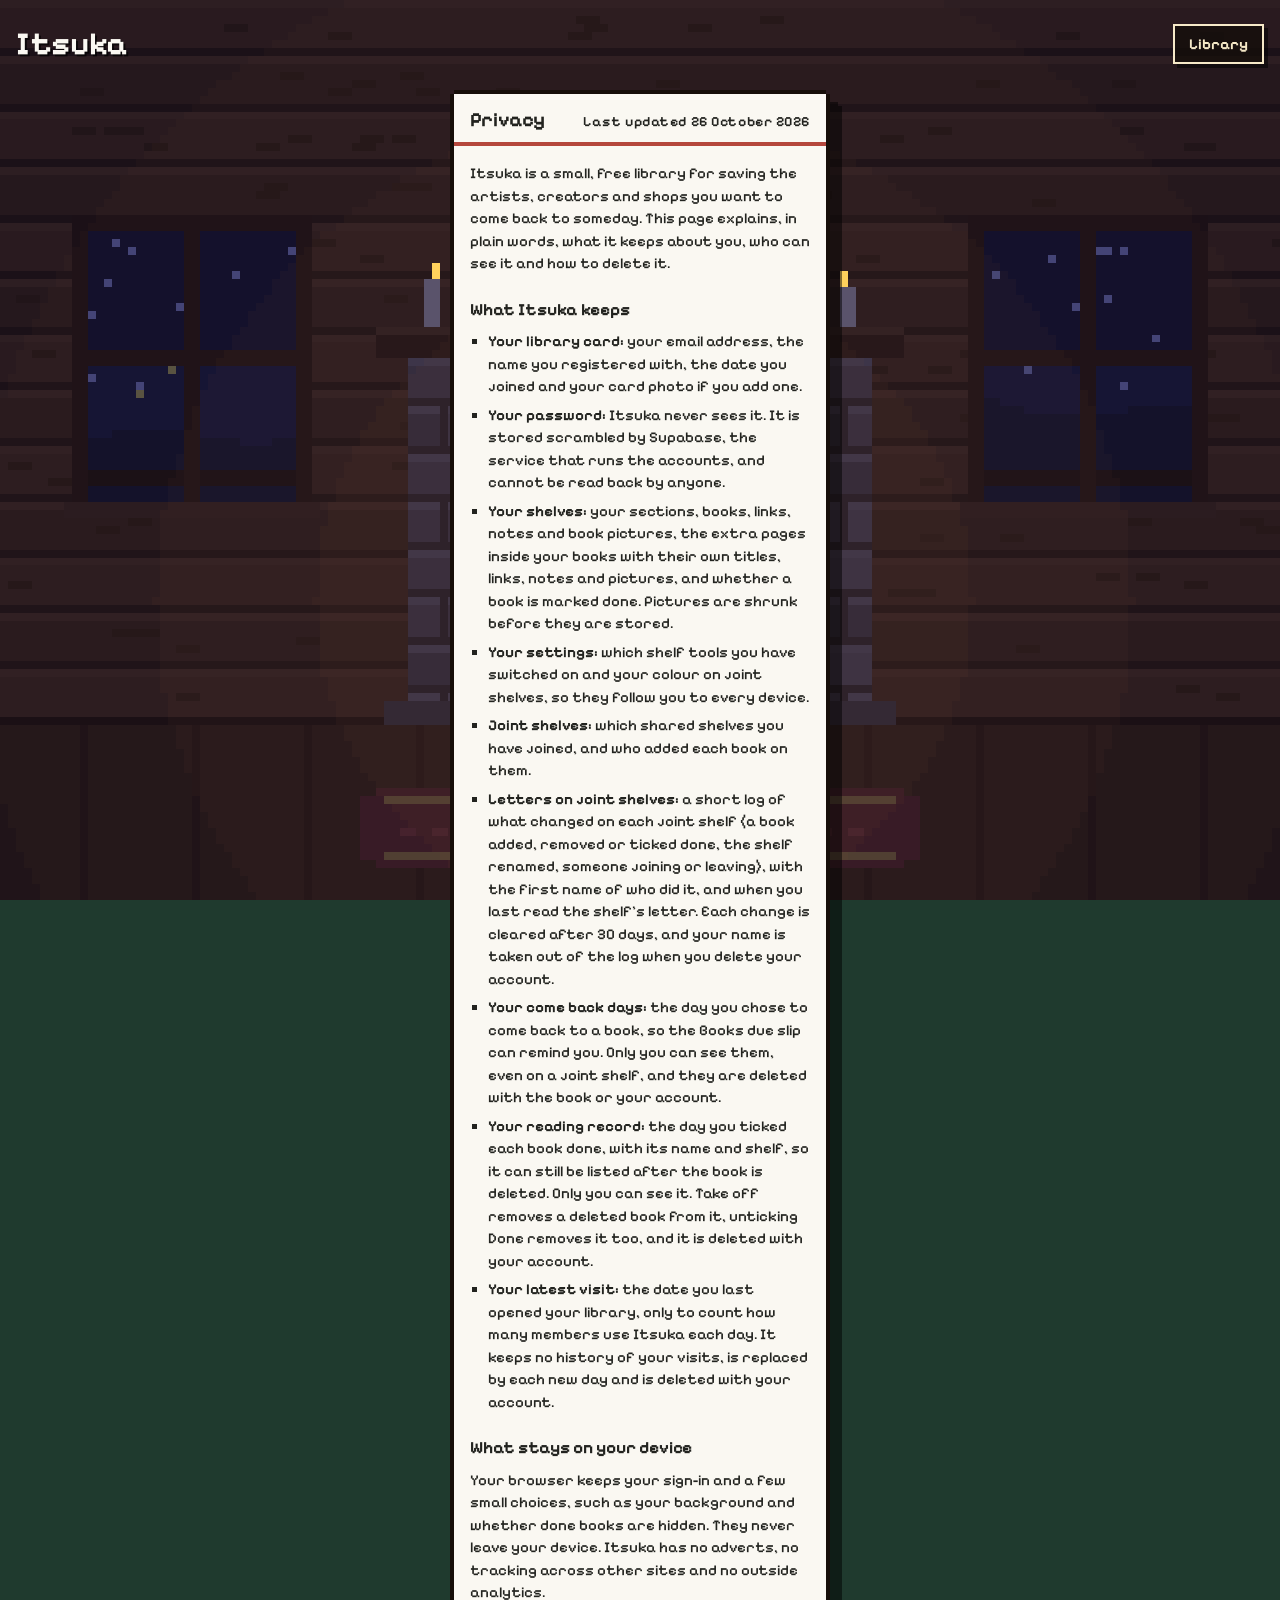
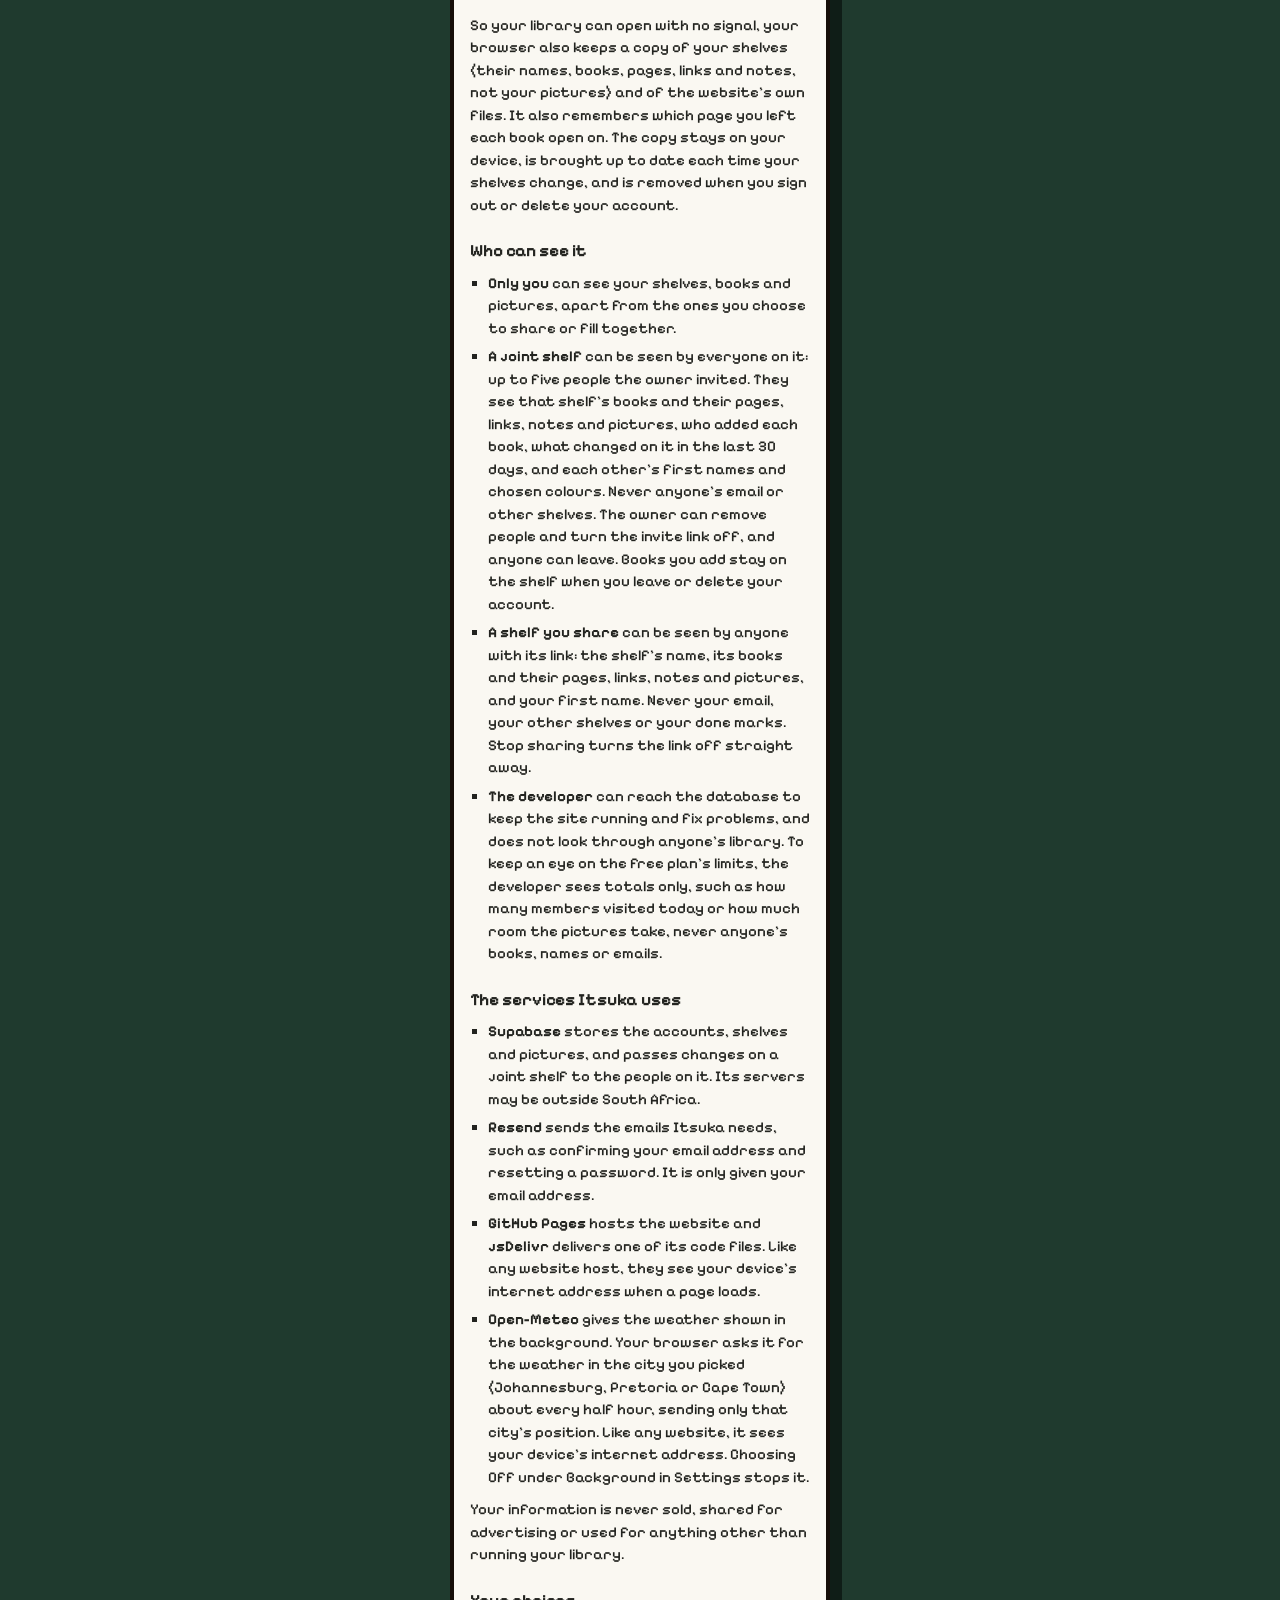
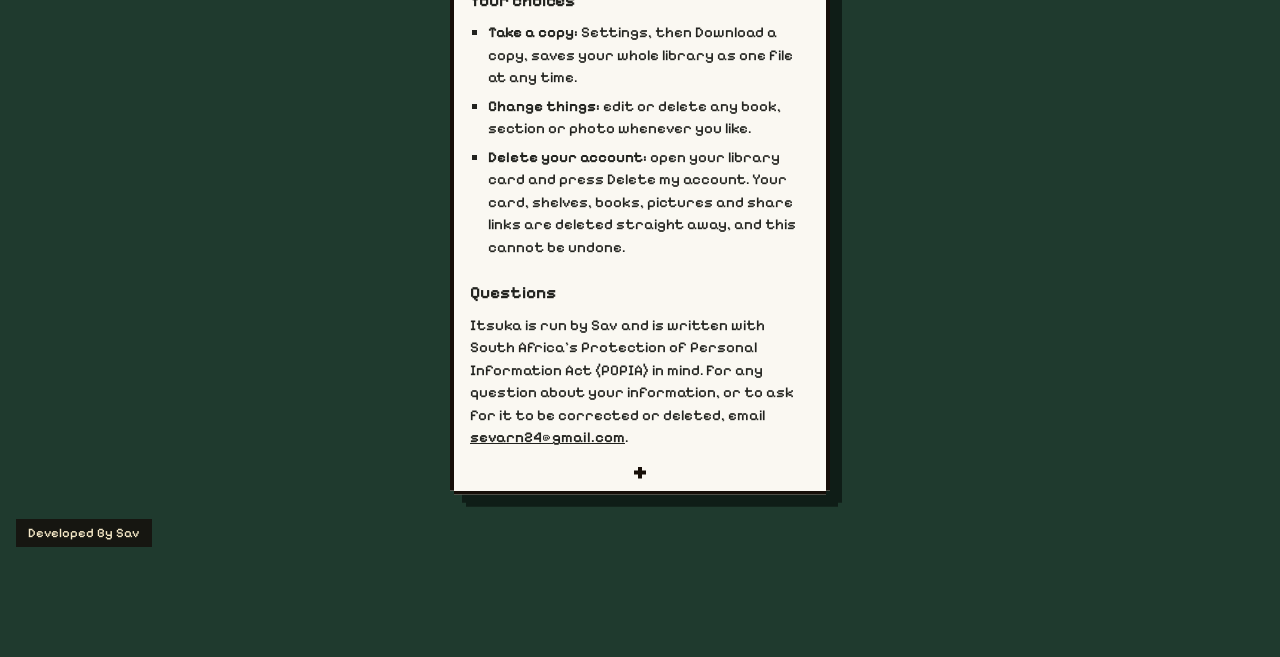
<file: privacy.html>
<!DOCTYPE html>
<html lang="en">
<head>
<meta charset="utf-8">
<meta name="viewport" content="width=device-width, initial-scale=1">
<!-- Itsuka has its own colours, so browsers are asked not to darken it in their dark mode -->
<meta name="color-scheme" content="only light">
<title>Privacy: Itsuka</title>
<meta name="description" content="What Itsuka keeps about you, who can see it and how to delete it.">
<link rel="canonical" href="https://itsuka.co.za/privacy.html">
<!-- The tab icon, the home screen icon and the settings file for adding the site to a phone -->
<meta name="theme-color" content="#1F3A2E">
<link rel="icon" type="image/png" sizes="32x32" href="icons/icon-32.png">
<link rel="icon" type="image/png" sizes="192x192" href="icons/icon-192.png">
<link rel="apple-touch-icon" href="icons/icon-180.png">
<link rel="manifest" href="manifest.json">
<meta name="mobile-web-app-capable" content="yes">
<meta name="apple-mobile-web-app-title" content="Itsuka">
<!-- The pixel font is hosted with the site, fetching it early makes the lettering appear sooner -->
<link rel="preload" href="fonts/pixelify-sans-latin.woff2" as="font" type="font/woff2" crossorigin>
<link rel="stylesheet" href="styles.css">
</head>
<body class="privacy-page">

<!-- The same moving background as the other pages, showing whichever scene was chosen last -->
<canvas class="backdrop" id="backdrop" aria-hidden="true"></canvas>

<!-- The top of the page: the title, which leads back to the landing page -->
<header class="top">
  <h1><a href="index.html">Itsuka</a></h1>
  <div class="top-actions">
    <a class="plain-button" href="library.html">Library</a>
  </div>
</header>

<!-- The privacy notice, written as a catalogue card -->
<main class="card-shadow privacy-card">
  <article class="member-card catalogue-card">
    <div class="catalogue-head">
      <h2>Privacy</h2>
      <span class="card-kind">Last updated 26 October 2026</span>
    </div>
    <div class="card-body privacy-body">

      <p>Itsuka is a small, free library for saving the artists, creators and shops you want to come back to someday. This page explains, in plain words, what it keeps about you, who can see it and how to delete it.</p>

      <h3>What Itsuka keeps</h3>
      <ul>
        <li><b>Your library card:</b> your email address, the name you registered with, the date you joined and your card photo if you add one.</li>
        <li><b>Your password:</b> Itsuka never sees it. It is stored scrambled by Supabase, the service that runs the accounts, and cannot be read back by anyone.</li>
        <li><b>Your shelves:</b> your sections, books, links, notes and book pictures, the extra pages inside your books with their own titles, links, notes and pictures, and whether a book is marked done. Pictures are shrunk before they are stored.</li>
        <li><b>Your settings:</b> which shelf tools you have switched on and your colour on joint shelves, so they follow you to every device.</li>
        <li><b>Joint shelves:</b> which shared shelves you have joined, and who added each book on them.</li>
        <li><b>Letters on joint shelves:</b> a short log of what changed on each joint shelf (a book added, removed or ticked done, the shelf renamed, someone joining or leaving), with the first name of who did it, and when you last read the shelf's letter. Each change is cleared after 30 days, and your name is taken out of the log when you delete your account.</li>
        <li><b>Your come back days:</b> the day you chose to come back to a book, so the Books due slip can remind you. Only you can see them, even on a joint shelf, and they are deleted with the book or your account.</li>
        <li><b>Your reading record:</b> the day you ticked each book done, with its name and shelf, so it can still be listed after the book is deleted. Only you can see it. Take off removes a deleted book from it, unticking Done removes it too, and it is deleted with your account.</li>
        <li><b>Your latest visit:</b> the date you last opened your library, only to count how many members use Itsuka each day. It keeps no history of your visits, is replaced by each new day and is deleted with your account.</li>
      </ul>

      <h3>What stays on your device</h3>
      <p>Your browser keeps your sign-in and a few small choices, such as your background and whether done books are hidden. They never leave your device. Itsuka has no adverts, no tracking across other sites and no outside analytics.</p>
      <p>So your library can open with no signal, your browser also keeps a copy of your shelves (their names, books, pages, links and notes, not your pictures) and of the website's own files. It also remembers which page you left each book open on. The copy stays on your device, is brought up to date each time your shelves change, and is removed when you sign out or delete your account.</p>

      <h3>Who can see it</h3>
      <ul>
        <li><b>Only you</b> can see your shelves, books and pictures, apart from the ones you choose to share or fill together.</li>
        <li><b>A joint shelf</b> can be seen by everyone on it: up to five people the owner invited. They see that shelf's books and their pages, links, notes and pictures, who added each book, what changed on it in the last 30 days, and each other's first names and chosen colours. Never anyone's email or other shelves. The owner can remove people and turn the invite link off, and anyone can leave. Books you add stay on the shelf when you leave or delete your account.</li>
        <li><b>A shelf you share</b> can be seen by anyone with its link: the shelf's name, its books and their pages, links, notes and pictures, and your first name. Never your email, your other shelves or your done marks. Stop sharing turns the link off straight away.</li>
        <li><b>The developer</b> can reach the database to keep the site running and fix problems, and does not look through anyone's library. To keep an eye on the free plan's limits, the developer sees totals only, such as how many members visited today or how much room the pictures take, never anyone's books, names or emails.</li>
      </ul>

      <h3>The services Itsuka uses</h3>
      <ul>
        <li><b>Supabase</b> stores the accounts, shelves and pictures, and passes changes on a joint shelf to the people on it. Its servers may be outside South Africa.</li>
        <li><b>Resend</b> sends the emails Itsuka needs, such as confirming your email address and resetting a password. It is only given your email address.</li>
        <li><b>GitHub Pages</b> hosts the website and <b>jsDelivr</b> delivers one of its code files. Like any website host, they see your device's internet address when a page loads.</li>
        <li><b>Open-Meteo</b> gives the weather shown in the background. Your browser asks it for the weather in the city you picked (Johannesburg, Pretoria or Cape Town) about every half hour, sending only that city's position. Like any website, it sees your device's internet address. Choosing Off under Background in Settings stops it.</li>
      </ul>
      <p>Your information is never sold, shared for advertising or used for anything other than running your library.</p>

      <h3>Your choices</h3>
      <ul>
        <li><b>Take a copy:</b> Settings, then Download a copy, saves your whole library as one file at any time.</li>
        <li><b>Change things:</b> edit or delete any book, section or photo whenever you like.</li>
        <li><b>Delete your account:</b> open your library card and press Delete my account. Your card, shelves, books, pictures and share links are deleted straight away, and this cannot be undone.</li>
      </ul>

      <h3>Questions</h3>
      <p>Itsuka is run by Sav and is written with South Africa's Protection of Personal Information Act (POPIA) in mind. For any question about your information, or to ask for it to be corrected or deleted, email <a href="mailto:sevarn24@gmail.com">sevarn24@gmail.com</a>.</p>

    </div>
    <div class="catalogue-hole" aria-hidden="true"></div>
  </article>
</main>

<!-- The developer tag at the bottom of the page -->
<footer class="credit"><span>Developed By Sav</span></footer>

<script src="backgrounds.js"></script>
<script src="daylight.js"></script>
<script src="weather.js"></script>

</body>
</html>
</file>
<file: styles.css>
/* This file contains how everything looks, it is linked from index.html, library.html, login.html and shelf.html */

/* Pixel fonts, hosted with the site: Pixelify Sans, and Itsuka Writing (the handwriting, loaded three times at three sizes, used by the Lettering choice) */
@font-face {
  font-family: "Pixelify Sans";
  font-style: normal;
  font-weight: 400 700;
  font-display: swap;
  src: url("fonts/pixelify-sans-latin.woff2") format("woff2");
  unicode-range: U+0000-00FF, U+0131, U+0152-0153, U+02BB-02BC, U+02C6, U+02DA, U+02DC, U+0304, U+0308, U+0329, U+2000-206F, U+20AC, U+2122, U+2191, U+2193, U+2212, U+2215, U+FEFF, U+FFFD;
}
@font-face {
  font-family: "Pixelify Sans";
  font-style: normal;
  font-weight: 400 700;
  font-display: swap;
  src: url("fonts/pixelify-sans-latin-ext.woff2") format("woff2");
  unicode-range: U+0100-02BA, U+02BD-02C5, U+02C7-02CC, U+02CE-02D7, U+02DD-02FF, U+1D00-1DBF, U+1E00-1E9F, U+1EF2-1EFF, U+2020, U+20A0-20AB, U+20AD-20C0, U+2113, U+2C60-2C7F, U+A720-A7FF;
}
@font-face {
  font-family: "Pixelify Sans";
  font-style: normal;
  font-weight: 400 700;
  font-display: swap;
  src: url("fonts/pixelify-sans-cyrillic.woff2") format("woff2");
  unicode-range: U+0301, U+0400-045F, U+0490-0491, U+04B0-04B1, U+2116;
}
@font-face { font-family: "Itsuka Writing"; font-weight: 100 900; font-display: swap; size-adjust: 130%; src: url("fonts/itsuka-writing.woff2") format("woff2"); }        /* names and headings, the weight range keeps the browser from smudging it bold */
@font-face { font-family: "Itsuka Writing Notes"; font-weight: 100 900; font-display: swap; size-adjust: 120%; src: url("fonts/itsuka-writing.woff2") format("woff2"); }  /* notes and longer words */
@font-face { font-family: "Itsuka Writing Small"; font-weight: 100 900; font-display: swap; size-adjust: 115%; src: url("fonts/itsuka-writing.woff2") format("woff2"); }  /* the tight spots: spines, buttons, plaques and tabs */

/* Variables */
:root {
  color-scheme: only light;   /* the browser's dark mode leaves the colours as they are */
  --dot:   4px;   /* size of one dot */
  --font:  "Pixelify Sans", "Courier New", monospace;   /* pixel font with fallbacks */

  --wall:  #1F3A2E;   /* page colour */
  --paper: #FAF8F2;   /* book pages */
  --ink:   #22231F;   /* text on a page */
  --faded: #5E5F57;   /* quieter text */
  --gilt:  #F6E9C8;   /* light lettering */
  --dim:   0;   /* background darkening, 0 to 1 */

  --shelf: #2A1A10;   /* shelf boards */
  --edge:  #6A4526;   /* lit edge of a shelf */
  --brass: #C9A14A;   /* plaques */

  --row: 208px;   /* height of one shelf row */
  --board: calc(var(--dot) * 3);   /* thickness of a shelf board */
}

/* Page basics */
* { box-sizing: border-box; }
[hidden] { display: none !important; }
button { -webkit-tap-highlight-color: transparent; }
html { -webkit-text-size-adjust: 100%; }

body {
  margin: 0;
  padding: 24px 16px 110px;
  background: var(--wall);
  color: var(--paper);
  font-family: var(--font);
  font-weight: 500;   /* Pixelify a step heavier than its lightest, so it is not flat */
  font-variant-ligatures: none;
}

/* Lettering: the plaques, spine names, headings and buttons heavier again (with handwriting the font has one weight, so this changes nothing) */
:root :is(.plaque, .spine span, h1, h2, h3, .plain-button, .brass-button, .card-button, .tab) { font-weight: 700; }
/* Handwriting everywhere: the small size for the whole site, the parts below take the bigger sizes */
html[data-lettering="all"] { --font: "Itsuka Writing Small", "Pixelify Sans", "Courier New", monospace; }
/* Handwritten notes and everywhere: names and headings at the biggest size, notes a touch smaller, spine names smaller again */
html[data-lettering="notes"] :is(.page h3, .journal-card .catalogue-head h2, .journal-page h2, .guide-group, .settings-title), html[data-lettering="all"] :is(.page h3, .journal-card .catalogue-head h2, .journal-page h2, .guide-group, .settings-title) { font-family: "Itsuka Writing", "Pixelify Sans", monospace; }
html[data-lettering="notes"] :is(.page p, .page li, .page a, .card-notes textarea, .journal-card .card-body p, .journal-card li, .guide-line, .news-words, .setting-words, .settings-help, .letter-page p, .tour-note, .undo-note, .live-note, .added-note, .journal-card .card-line > span, .journal-card .card-notes span), html[data-lettering="all"] :is(.page p, .page li, .page a, .card-notes textarea, .journal-card .card-body p, .journal-card li, .guide-line, .news-words, .setting-words, .settings-help, .letter-page p, .tour-note, .undo-note, .live-note, .added-note, .journal-card .card-line > span, .journal-card .card-notes span) { font-family: "Itsuka Writing Notes", "Pixelify Sans", monospace; }
html[data-lettering="notes"] .spine span, html[data-lettering="all"] .spine span { font-family: "Itsuka Writing Small", "Pixelify Sans", monospace; }

/* Background canvas */
.backdrop {
  position: fixed;
  inset: 0;
  z-index: -2;
  width: 100%;
  height: 100%;
  image-rendering: crisp-edges;
  image-rendering: pixelated;
}

/* Darkening layer over the background */
body::after {
  content: "";
  position: fixed;
  inset: 0;
  z-index: -1;
  background: rgba(0, 0, 0, var(--dim));
}

/* Title and buttons */
.top { display: flex; flex-wrap: wrap; align-items: center; justify-content: space-between; gap: 12px; }
.top-actions { display: flex; flex-wrap: wrap; justify-content: flex-end; gap: 10px; }
h1 {
  margin: 0;
  font-size: 2rem;
  font-weight: 700;
  text-shadow: 2px 2px 0 rgba(0, 0, 0, 0.7);
}

.plain-button {
  flex: none;
  padding: 9px 14px;
  border: 2px solid var(--gilt);
  border-radius: 0;
  background: rgba(20, 14, 10, 0.8);
  box-shadow: var(--dot) var(--dot) 0 rgba(0, 0, 0, 0.5);
  color: var(--gilt);
  font: inherit;
  font-size: 0.9375rem;
  cursor: pointer;
}
.plain-button:active { transform: translate(2px, 2px); box-shadow: 2px 2px 0 rgba(0, 0, 0, 0.5); }
.plain-button:focus-visible { outline: 3px solid var(--brass); outline-offset: 2px; }

/* Settings and background picker, laid out as a journal page */
.scenes {
  --page-ink: #3A2A1C;   /* writing on the journal page */
  --page-red: #6A3E22;   /* headings on the journal page */
  --page-gold: #B8862E;   /* chosen things on the journal page */
  --page-rule: rgba(58, 42, 28, 0.22);   /* lines on the journal page */
  width: min(62rem, calc(100% - 32px));
  max-width: none;
  max-height: 86vh;
  margin: auto;
  padding: 0;
  border: var(--dot) solid #2A1A10;
  background: repeating-linear-gradient(to bottom, transparent 0 27px, rgba(120, 90, 50, 0.13) 27px 28px), #EFE3C6;
  box-shadow: calc(var(--dot) * 2) calc(var(--dot) * 2) 0 rgba(0, 0, 0, 0.55), inset 0 0 0 var(--dot) #E2D2AE;
  color: var(--page-ink);
  font-family: var(--font);
  font-variant-ligatures: none;
  overflow: hidden;
}
.scenes::backdrop { background: rgba(10, 6, 4, 0.55); }
.scenes-inner { display: grid; grid-template-columns: 11.5rem 1fr; grid-template-rows: auto 1fr; max-height: 86vh; }
.scenes:not(.single-page) { height: min(86vh, 42rem); }   /* the journal keeps one size as its pages turn */
.scenes:not(.single-page) .scenes-inner { height: 100%; }
.scenes.single-page { width: min(56rem, calc(100% - 32px)); }
.scenes.single-page .scenes-inner { grid-template-columns: 1fr; }
.scenes-head { grid-column: 1 / -1; display: flex; align-items: center; justify-content: space-between; gap: 12px; padding: 14px 20px 12px; border-bottom: 2px solid var(--page-rule); }
.scenes-head h2 { margin: 0; color: var(--page-ink); font-size: 1.375rem; font-weight: 500; }
.journal-page { min-height: 0; padding: 18px 24px 22px 28px; overflow-y: auto; }
.journal-section[hidden] { display: none; }

/* The bookmarks down the side of the journal */
.journal-tabs { display: flex; flex-direction: column; gap: 8px; padding: 18px 0; border-right: 2px solid var(--page-rule); background: rgba(58, 42, 28, 0.05); }
.journal-tabs button { position: relative; padding: 8px 14px 8px 18px; border: 0; background: transparent; color: var(--page-ink); font: inherit; font-size: 0.9375rem; text-align: left; cursor: pointer; }
.journal-tabs button::before { content: ""; position: absolute; top: 6px; bottom: 6px; left: 0; width: 6px; background: var(--tab); opacity: 0.5; }
.journal-tabs button[aria-selected="true"] { margin-right: -14px; background: var(--tab); color: #FAF8F2; box-shadow: 3px 3px 0 rgba(0, 0, 0, 0.3); }
.journal-tabs button[aria-selected="true"]::before { opacity: 0; }
.journal-tabs button:focus-visible { outline: 3px solid var(--page-gold); outline-offset: -3px; }
@media (max-width: 640px) {
  .scenes { width: calc(100% - 16px); max-height: 90vh; }
  .scenes:not(.single-page) { height: 90vh; }
  .scenes.single-page { width: calc(100% - 16px); }
  .scenes-inner { grid-template-columns: 1fr; grid-template-rows: auto auto 1fr; max-height: 90vh; }
  .scenes.single-page .scenes-inner { grid-template-rows: auto 1fr; }
  .scenes-head { padding: 12px 16px 10px; }
  .journal-tabs { flex-direction: row; gap: 2px; padding: 0 8px; overflow-x: auto; border-right: 0; border-bottom: 2px solid var(--page-rule); scrollbar-width: none; }
  .journal-tabs button { flex: none; margin: 0; padding: 12px 9px 8px; font-size: 0.875rem; }
  .journal-tabs button::before { top: 0; right: 6px; bottom: auto; left: 6px; width: auto; height: 5px; }
  .journal-tabs button[aria-selected="true"] { margin: 0; box-shadow: none; }
  .journal-page { padding: 14px 16px 18px; }
}

/* Moving backgrounds and the shelf tools use pixel levers in place of tick boxes */
.motion-switch { display: flex; align-items: center; gap: 12px; margin: 0 0 14px; font-size: 0.9375rem; cursor: pointer; }
.motion-switch input, .setting input {
  position: relative;
  flex: none;
  width: 44px;
  height: 24px;
  margin: 0;
  border: 2px solid var(--page-ink);
  border-radius: 0;
  background: #D8C8A4;
  box-shadow: inset 3px 3px 0 rgba(0, 0, 0, 0.18);
  cursor: pointer;
  appearance: none;
  -webkit-appearance: none;
}
.motion-switch input::before, .setting input::before {
  content: "";
  position: absolute;
  top: 2px;
  left: 2px;
  width: 16px;
  height: 16px;
  background: var(--page-ink);
  box-shadow: inset -3px -3px 0 rgba(0, 0, 0, 0.25);
  transition: transform 0.15s steps(3);
}
.motion-switch input:checked, .setting input:checked { background: var(--page-gold); }
.motion-switch input:checked::before, .setting input:checked::before { transform: translateX(20px); background: #FAF8F2; }
.motion-switch input:focus-visible, .setting input:focus-visible { outline: 3px solid var(--page-gold); outline-offset: 2px; }
@media (prefers-reduced-motion: reduce) {
  .motion-switch input::before, .setting input::before { transition: none; }
}

/* Moving backgrounds, day and night and the weather, side by side above the pictures */
.background-choices { display: flex; flex-wrap: wrap; align-items: center; gap: 4px 32px; margin: 0 0 14px; }
.background-choices .motion-switch { margin: 0; }
.weather-choice { display: flex; align-items: center; gap: 10px; font-size: 0.9375rem; }
.weather-choice select { padding: 4px 6px; border: 2px solid var(--page-ink); background: transparent; color: var(--page-ink); font: inherit; font-size: 0.9375rem; cursor: pointer; }
.weather-choice select:focus-visible { outline: 3px solid var(--page-gold); outline-offset: 2px; }

/* The background thumbnails, in a grid */
.scene-list { display: grid; grid-template-columns: repeat(auto-fill, minmax(134px, 1fr)); gap: 14px 12px; }
@media (max-width: 640px) {
  .scene-list { grid-template-columns: 1fr 1fr; }
}
.scene-cell { position: relative; min-width: 0; }
.scene {
  display: block;
  width: 100%;
  padding: 0;
  border: 0;
  background: none;
  color: var(--page-ink);
  font: inherit;
  font-size: 0.875rem;
  line-height: 1.25;
  cursor: pointer;
}
.scene canvas {
  display: block;
  box-sizing: border-box;
  width: 100%;
  height: auto;
  aspect-ratio: 126 / 78;
  margin-bottom: 6px;
  border: var(--dot) solid #2A1A10;
  box-shadow: 3px 3px 0 rgba(0, 0, 0, 0.25);
  image-rendering: crisp-edges;
  image-rendering: pixelated;
}
.scene[aria-pressed="true"] canvas { border-color: var(--page-gold); outline: 2px solid var(--page-gold); }
.scene:focus-visible { outline: 3px solid var(--page-gold); outline-offset: 2px; }

/* Shuffle: the tick on each thumbnail, the one showing now and the options underneath */
.scene-mix { position: absolute; top: 6px; right: 6px; display: none; place-items: center; width: 26px; height: 26px; padding: 0; border: 2px solid #2A1A10; background: var(--page-gold); color: #FAF8F2; font: inherit; font-size: 0.875rem; line-height: 1; cursor: pointer; }
.is-shuffle .scene-mix { display: grid; }
.scene-mix[aria-pressed="false"] { background: var(--page-ink); }
.scene-mix:focus-visible { outline: 3px solid var(--page-gold); outline-offset: 2px; }
.is-shuffle .left-out canvas { filter: grayscale(1) brightness(0.6); }
.scene.is-showing canvas { border-style: dashed; border-color: var(--page-gold); }
.shuffle-options { display: flex; flex-wrap: wrap; align-items: center; gap: 8px 10px; margin: 16px 0 2px; font-size: 0.875rem; }
.shuffle-options[hidden] { display: none; }
.shuffle-options .plain-button { padding: 5px 10px; font-size: 0.8125rem; box-shadow: none; }
.shuffle-options .plain-button[aria-pressed="true"] { border-color: var(--page-ink); background: var(--page-gold); color: #FAF8F2; }
.shuffle-options small { flex-basis: 100%; opacity: 0.8; }

/* Title link back to the landing page */
h1 a { color: inherit; text-decoration: none; }
h1 a:focus-visible { outline: 3px solid var(--brass); outline-offset: 4px; }

/* Search box */
.search-line { margin-top: 18px; }
.search-box {
  width: min(100%, 28rem);
  padding: 9px 12px;
  border: 2px solid var(--gilt);
  border-radius: 0;
  background: rgba(20, 14, 10, 0.8);
  box-shadow: var(--dot) var(--dot) 0 rgba(0, 0, 0, 0.5);
  color: var(--gilt);
  font: inherit;
  font-size: 1rem;
  appearance: none;
}
.search-box::placeholder { color: var(--gilt); opacity: 0.6; }
.search-box:focus { outline: 3px solid var(--brass); outline-offset: 2px; }
.search-box::-webkit-search-cancel-button { filter: grayscale(1) brightness(3); cursor: pointer; }

/* Find button and plaque row */
.tabs-row { display: flex; align-items: flex-start; gap: 10px; margin-top: 26px; }
.tabs-buttons { display: contents; }   /* the buttons sit in the row itself, they only get a box of their own beside the shelves */
.find-button, .done-switch { flex: none; margin: 2px 0 8px; padding: 7px 12px; box-shadow: none; }
.find-button[aria-expanded="true"], .done-switch[aria-pressed="true"] { background: var(--brass); border-color: var(--brass); color: #2A1A10; }

/* Sections and plaques */
.sections { display: flex; flex-wrap: wrap; align-items: flex-start; column-gap: 28px; }
.section { margin-top: 22px; min-width: 0; max-width: 100%; }

.plaque {
  display: inline-block;
  margin: 0 0 10px;
  padding: 9px 16px;
  background: var(--brass);
  color: #2A1A10;
  font-size: 1rem;
  font-weight: 600;
  letter-spacing: 0.04em;
  box-shadow:
    inset var(--dot) var(--dot) 0 rgba(255, 255, 255, 0.4),
    inset calc(var(--dot) * -1) calc(var(--dot) * -1) 0 rgba(0, 0, 0, 0.28);
  clip-path: polygon(
    var(--dot) 0, calc(100% - var(--dot)) 0, calc(100% - var(--dot)) var(--dot), 100% var(--dot),
    100% calc(100% - var(--dot)), calc(100% - var(--dot)) calc(100% - var(--dot)), calc(100% - var(--dot)) 100%,
    var(--dot) 100%, var(--dot) calc(100% - var(--dot)), 0 calc(100% - var(--dot)), 0 var(--dot), var(--dot) var(--dot)
  );
}

/* Shelves */
.shelf {
  display: flex;
  flex-wrap: wrap;
  width: fit-content;
  min-width: 132px;
  max-width: 100%;
  padding: 0 12px;
  background: repeating-linear-gradient(
    to bottom,
    transparent 0, transparent var(--row),
    var(--edge) var(--row), var(--edge) calc(var(--row) + var(--dot)),
    var(--shelf) calc(var(--row) + var(--dot)), var(--shelf) calc(var(--row) + var(--dot) * 2),
    color-mix(in srgb, var(--shelf), black 45%) calc(var(--row) + var(--dot) * 2), color-mix(in srgb, var(--shelf), black 45%) calc(var(--row) + var(--board))
  );
}

/* Books and spines */
.book {
  position: relative;
  display: flex;
  align-items: flex-end;
  height: calc(var(--row) + var(--board));
  padding-bottom: var(--board);
}

.spine {
  --hi: color-mix(in srgb, var(--cover), white 26%);
  --lo: color-mix(in srgb, var(--cover), black 34%);
  position: relative;
  display: flex;
  align-items: center;
  justify-content: center;
  width: var(--w);
  height: var(--h);
  padding: 0;
  border: 0;
  background:
    linear-gradient(to right, var(--hi) 0, var(--hi) var(--dot), transparent var(--dot), transparent calc(100% - var(--dot)), var(--lo) calc(100% - var(--dot))),
    linear-gradient(to bottom, var(--hi) 0, var(--hi) var(--dot), transparent var(--dot)),
    var(--cover);
  clip-path: polygon(var(--dot) 0, calc(100% - var(--dot)) 0, calc(100% - var(--dot)) var(--dot), 100% var(--dot), 100% 100%, 0 100%, 0 var(--dot), var(--dot) var(--dot));
  color: var(--title, var(--gilt));
  font: inherit;
  font-size: 0.8125rem;
  cursor: pointer;
  transition: transform 0.12s steps(2);
  user-select: none;
  -webkit-user-select: none;
  -webkit-touch-callout: none;
}
.spine span {
  writing-mode: vertical-rl;
  max-height: calc(var(--h) - 36px);
  overflow: hidden;
  white-space: nowrap;
  text-overflow: ellipsis;
}

.spine::before, .spine::after {
  content: "";
  position: absolute;
  left: var(--dot); right: var(--dot);
  height: var(--dot);
  background: currentColor;
  opacity: 0.5;
}
.spine::before { top: calc(var(--dot) * 3); }
.spine::after  { bottom: calc(var(--dot) * 3); }

.spine:focus-visible { outline: none; box-shadow: inset 0 0 0 var(--dot) var(--gilt); }

/* The open book */
.open-book {
  position: fixed;
  top: -999px;
  left: 0;
  z-index: 10;
  display: grid;
  grid-template-columns: 1fr 1fr;
  width: min(320px, calc(100vw - 24px));
  height: 220px;
  padding: calc(var(--dot) * 2);
  background: var(--cover);
  box-shadow:
    0 0 0 var(--dot) #160E08,
    calc(var(--dot) * 3) calc(var(--dot) * 3) 0 0 rgba(0, 0, 0, 0.5);
  visibility: hidden;
  transition: visibility 0.2s;
}

.page {
  background: var(--paper);
  color: var(--ink);
  padding: 12px;
  overflow: hidden auto;
  border-bottom: var(--dot) solid #D9D3C2;
  transition: transform 0.2s steps(4);
}

.page.left {
  transform-origin: right center;
  transform: scaleX(0);
  box-shadow: inset calc(var(--dot) * -1) 0 0 rgba(0, 0, 0, 0.16);
}
.page.right {
  display: flex;
  flex-direction: column;
  transform-origin: left center;
  transform: scaleX(0);
  box-shadow: inset var(--dot) 0 0 rgba(0, 0, 0, 0.16);
}

/* Picture on the left page */
.picture {
  display: block;
  width: 100%;
  height: 100%;
  outline: var(--dot) solid rgba(0, 0, 0, 0.22);
  outline-offset: calc(var(--dot) * -1);
  image-rendering: crisp-edges;
  image-rendering: pixelated;
}
.page h3 { margin: 0 0 8px; font-size: 1.125rem; font-weight: 700; line-height: 1.15; }
.page p  { margin: 0 0 10px; font-size: 0.9375rem; line-height: 1.35; color: var(--faded); }
.points  { margin: 0 0 10px; padding-left: 18px; list-style: square; font-size: 0.9375rem; line-height: 1.35; color: var(--faded); }
.points li { margin-bottom: 3px; overflow-wrap: anywhere; }
.page a  { font-size: 0.875rem; color: var(--ink); overflow-wrap: anywhere; }

/* Opening a book by click or tap */
.book.is-open { z-index: 20; }
.book.is-open .open-book { visibility: visible; }
.book.is-open .page { transform: none; }
.book.is-open .spine { transform: translateY(calc(var(--dot) * -2)); }

/* Opening a book by hover (mouse only) */
@media (hover: hover) {
  body:not(.no-hover) .book:hover { z-index: 30; }
  body:not(.no-hover) .book:hover .open-book { visibility: visible; }
  body:not(.no-hover) .book:hover .page { transform: none; }
  body:not(.no-hover) .book:hover .spine { transform: translateY(calc(var(--dot) * -2)); }
}

/* Plaque switches at the top */
.count { opacity: 0.65; font-weight: 500; }
.tabs { display: flex; gap: 10px; margin-top: 26px; padding: 2px 2px 8px; overflow-x: auto; scrollbar-width: none; }
.tabs::-webkit-scrollbar { display: none; }
.tab { flex: none; margin: 0; border: 0; font-family: inherit; cursor: pointer; white-space: nowrap; }
.tab[aria-pressed="false"] { filter: brightness(0.55); }
.tab:focus-visible { outline: none; box-shadow: inset 0 0 0 var(--dot) #160E08; }

/* Shelf ornaments */
.ornament {
  display: flex;
  align-items: flex-end;
  height: calc(var(--row) + var(--board));
  padding: 0 var(--dot) var(--board) calc(var(--dot) * 3);
}
.ornament[hidden] { display: none; }
.ornament canvas { display: block; image-rendering: crisp-edges; image-rendering: pixelated; }

/* Less animation when the device asks for it */
@media (prefers-reduced-motion: reduce) {
  .spine, .page, .open-book { transition: none; }
}

/* Login page layout */
.login-page {
  display: grid;
  place-items: center;
  min-height: 100vh;
  min-height: 100dvh;
  padding: 16px;
}

/* Card shape and shadow */
.card-shadow {
  width: min(380px, 100%);
  filter: drop-shadow(calc(var(--dot) * 3) calc(var(--dot) * 3) 0 rgba(0, 0, 0, 0.5));
}
.member-card {
  margin: 0;
  border: var(--dot) solid #160E08;
  background: var(--paper);
  color: var(--ink);
  clip-path: polygon(
    var(--dot) 0, calc(100% - var(--dot)) 0, calc(100% - var(--dot)) var(--dot), 100% var(--dot),
    100% calc(100% - var(--dot)), calc(100% - var(--dot)) calc(100% - var(--dot)), calc(100% - var(--dot)) 100%,
    var(--dot) 100%, var(--dot) calc(100% - var(--dot)), 0 calc(100% - var(--dot)), 0 var(--dot), var(--dot) var(--dot)
  );
}

/* Card header strip */
.card-band {
  display: flex;
  align-items: baseline;
  justify-content: space-between;
  gap: 12px;
  padding: 12px 16px;
  background: var(--brass);
  color: #2A1A10;
  border-bottom: var(--dot) solid #B5483C;
}
.card-band h1, .card-name { margin: 0; font-size: 1.375rem; font-weight: 700; text-shadow: none; }
.card-kind { font-size: 0.875rem; font-weight: 600; letter-spacing: 0.04em; }

/* Card body and ruled lines */
.card-body { padding: 16px 16px 18px; }
.card-body h2 { margin: 0 0 12px; font-size: 1.25rem; font-weight: 700; }

.card-line {
  display: grid;
  grid-template-columns: 6.5rem 1fr;
  align-items: end;
  margin-bottom: 10px;
  border-bottom: 2px solid #9DB0C8;
}
.card-line span { padding-bottom: 8px; font-size: 0.875rem; color: var(--faded); }
.card-line input, .card-line b {
  width: 100%;
  min-width: 0;
  padding: 8px 6px;
  border: 0;
  background: transparent;
  color: var(--ink);
  font: inherit;
  font-size: 1rem;
  font-weight: 500;
  overflow-wrap: anywhere;
}

.card-line:focus-within { border-bottom-color: var(--ink); background: rgba(201, 161, 74, 0.25); }
.card-line input:focus { outline: none; }

/* Card buttons and links */
.card-button {
  width: 100%;
  margin-top: 8px;
  padding: 12px;
  border: 0;
  background: var(--ink);
  color: var(--paper);
  box-shadow: var(--dot) var(--dot) 0 rgba(0, 0, 0, 0.3);
  font: inherit;
  font-size: 1rem;
  font-weight: 600;
  cursor: pointer;
}
.card-button:active { transform: translate(2px, 2px); box-shadow: 2px 2px 0 rgba(0, 0, 0, 0.3); }
.card-button:disabled { opacity: 0.55; cursor: default; }

.card-switch { margin: 14px 0 0; font-size: 0.9375rem; color: var(--faded); }
.link-button {
  padding: 4px 2px;
  border: 0;
  background: none;
  color: var(--ink);
  font: inherit;
  font-weight: 600;
  text-decoration: underline;
  cursor: pointer;
}
.card-button:focus-visible, .link-button:focus-visible, .member-chip:focus-visible { outline: 3px solid #B5483C; outline-offset: 2px; }

/* Card messages and plain text on a card */
.card-text { margin: 0 0 12px; font-size: 0.9375rem; line-height: 1.4; color: var(--faded); }
.card-note { margin: 0 0 12px; padding: 8px 10px; background: #F3D9D4; color: #7A1E14; font-size: 0.9375rem; line-height: 1.35; }
.card-note.good { background: #DDEBD6; color: #23502A; }

/* Barcode strip */
.card-foot {
  display: flex;
  align-items: center;
  justify-content: space-between;
  gap: 12px;
  padding: 10px 16px 12px;
  border-top: 2px dashed #C9C2AE;
}
.barcode {
  flex: 1;
  max-width: 150px;
  height: 26px;
  background: repeating-linear-gradient(to right,
    var(--ink) 0, var(--ink) 2px, transparent 2px, transparent 4px,
    var(--ink) 4px, var(--ink) 8px, transparent 8px, transparent 10px,
    var(--ink) 10px, var(--ink) 12px, transparent 12px, transparent 18px,
    var(--ink) 18px, var(--ink) 20px, transparent 20px, transparent 22px);
}
.card-number { font-size: 0.875rem; letter-spacing: 0.08em; }

/* Member button in the corner */
.member-chip {
  display: flex;
  align-items: center;
  gap: 8px;
  flex: none;
  max-width: 12rem;
  padding: 6px 14px 6px 6px;
  border: 2px solid #160E08;
  background: var(--paper);
  color: var(--ink);
  box-shadow: var(--dot) var(--dot) 0 rgba(0, 0, 0, 0.5);
  font: inherit;
  font-size: 0.9375rem;
  font-weight: 600;
  cursor: pointer;
}
.member-chip span { overflow: hidden; text-overflow: ellipsis; white-space: nowrap; }
.chip-photo { flex: none; width: 24px; height: 24px; border: 2px solid #160E08; image-rendering: crisp-edges; image-rendering: pixelated; }
.member-chip:active { transform: translate(2px, 2px); box-shadow: 2px 2px 0 rgba(0, 0, 0, 0.5); }

/* Dialogs that hold a card */
.card-dialog {
  width: min(380px, calc(100% - 32px));
  padding: 0 12px 12px 0;
  border: 0;
  background: transparent;
  font-family: var(--font);
  font-variant-ligatures: none;
  max-height: calc(100dvh - 16px);
  overflow-x: visible;
  overflow-y: auto;          /* a card taller than the screen scrolls instead of being cut off */
  overscroll-behavior: contain;
  scrollbar-width: none;
}
.card-dialog::-webkit-scrollbar { display: none; }
.card-dialog::backdrop { background: rgba(10, 6, 3, 0.6); }

/* Add a book button */
.add-button {
  position: fixed;
  right: calc(16px + env(safe-area-inset-right, 0px));
  bottom: calc(16px + env(safe-area-inset-bottom, 0px));
  z-index: 35;
  padding: 13px 18px;
  border: 2px solid #160E08;
  background: var(--brass);
  color: #2A1A10;
  box-shadow: var(--dot) var(--dot) 0 rgba(0, 0, 0, 0.55);
  font: inherit;
  font-size: 1rem;
  font-weight: 700;
  cursor: pointer;
}
.add-button:active { transform: translate(2px, 2px); box-shadow: 2px 2px 0 rgba(0, 0, 0, 0.55); }
.add-button:focus-visible { outline: 3px solid var(--gilt); outline-offset: 2px; }

.new-section { flex: none; margin: 2px 0 8px; padding: 7px 12px; box-shadow: none; white-space: nowrap; }

/* Catalogue card */
.catalogue-head {
  display: flex;
  align-items: baseline;
  justify-content: space-between;
  gap: 12px;
  padding: 14px 16px 10px;
  border-bottom: var(--dot) solid #B5483C;
}
.catalogue-head h2 { margin: 0; font-size: 1.25rem; font-weight: 700; }
.catalogue-card .card-body { padding-bottom: 8px; }
.card-line select {
  width: 100%;
  min-width: 0;
  padding: 8px 2px;
  border: 0;
  background: transparent;
  color: var(--ink);
  font: inherit;
  font-size: 1rem;
  font-weight: 500;
}
.card-line select:focus { outline: none; }

/* Notes box */
.card-notes { display: block; margin-bottom: 12px; }
.card-notes span { display: block; padding: 4px 0 2px; font-size: 0.875rem; color: var(--faded); }
.card-notes textarea {
  display: block;
  width: 100%;
  padding: 0 6px;
  border: 0;
  background: repeating-linear-gradient(to bottom, transparent 0, transparent 30px, #9DB0C8 30px, #9DB0C8 32px);
  color: var(--ink);
  font: inherit;
  font-size: 1rem;
  font-weight: 500;
  line-height: 32px;
  resize: vertical;
}
.card-notes textarea:focus { outline: none; background-color: rgba(201, 161, 74, 0.25); }

/* Punched hole */
.catalogue-hole {
  width: calc(var(--dot) * 3);
  height: calc(var(--dot) * 3);
  margin: 0 auto 12px;
  background: #160E08;
  clip-path: polygon(33.4% 0, 66.6% 0, 66.6% 33.4%, 100% 33.4%, 100% 66.6%, 66.6% 66.6%, 66.6% 100%, 33.4% 100%, 33.4% 66.6%, 0 66.6%, 0 33.4%, 33.4% 33.4%);
}

/* Message above the shelves */
.library-note {
  max-width: 34rem;
  margin: 16px 0 0;
  padding: 10px 14px;
  border: 2px solid #7A1E14;
  background: #F3D9D4;
  color: #7A1E14;
  font-size: 0.9375rem;
  line-height: 1.4;
}

/* Empty shelves message */
.empty-library { max-width: 26rem; margin-top: 28px; padding: 16px 18px; background: rgba(20, 14, 10, 0.8); border: 2px solid var(--gilt); }
.empty-library h2 { margin: 0 0 6px; font-size: 1.25rem; font-weight: 700; }
.empty-library p { margin: 0; line-height: 1.45; color: var(--gilt); }

/* Photo on the library card */
.card-top { display: grid; grid-template-columns: 88px 1fr; gap: 14px; align-items: end; margin-bottom: 10px; }
.card-top .card-line { grid-template-columns: 1fr; margin-bottom: 8px; }
.card-top .card-line:last-child { margin-bottom: 0; }
.card-top .card-line span { padding-bottom: 0; }
.card-top .card-line b { padding: 2px 0 6px; }
.card-photo {
  display: block;
  width: 88px;
  height: 88px;
  border: var(--dot) solid #160E08;
  background: #C9C2AE;
  image-rendering: crisp-edges;
  image-rendering: pixelated;
}

/* Picture chooser */
.picture-row { display: flex; align-items: flex-end; gap: 14px; margin-bottom: 14px; }
.picture-choices { display: flex; flex-wrap: wrap; gap: 4px 18px; margin-bottom: 6px; }
.file-pick { position: relative; overflow: hidden; }
.file-pick input { position: absolute; inset: 0; opacity: 0; cursor: pointer; font-size: 0; }
.file-pick:has(input:focus-visible) { outline: 3px solid #B5483C; outline-offset: 2px; }
.picture-thumb {
  flex: none;
  width: 64px;
  height: 88px;
  border: var(--dot) solid #160E08;
  image-rendering: crisp-edges;
  image-rendering: pixelated;
}

/* Buttons at the foot of an open book */
.page-foot {
  position: sticky;
  bottom: -12px;
  display: flex;
  align-items: center;
  justify-content: space-between;
  gap: 10px;
  margin-top: auto;
  padding-top: 6px;
  background: var(--paper);
}
.edit-book { padding: 2px; font-size: 0.875rem; }

/* Delete buttons and confirmation */
.danger-link { color: #8E2A1E; }
.card-button.danger { background: #8E2A1E; }
.card-ends { display: flex; justify-content: space-between; gap: 12px; }
.confirm-message { margin: 4px 0 16px; font-size: 1.0625rem; font-weight: 600; line-height: 1.35; }

/* Sections card rows */
.section-row { grid-template-columns: 1fr auto; align-items: center; }
/* Each section has a red margin line down its left, like a ruled notebook, so its name and its tools read as one */
.section-entry { margin-bottom: 16px; padding: 6px 8px 8px 12px; box-shadow: inset 3px 0 0 #C0574A; }
.section-name { grid-template-columns: auto 1fr; align-items: center; gap: 6px; margin-bottom: 4px; }
/* The grip: six ink dots to drag a section up or down by (on a phone straight away, the page does not scroll from it) */
.section-grip { width: 14px; height: 20px; padding: 0; border: 0; background: radial-gradient(circle, var(--ink) 1.4px, transparent 1.6px) 0 0 / 7px 7px; opacity: 0.55; cursor: grab; touch-action: none; }
.section-grip:hover, .section-grip:focus-visible { opacity: 1; }
.section-grip:focus-visible { outline: 2px solid var(--ink); outline-offset: 2px; }
#sectionRows.is-sorting, #sectionRows.is-sorting * { cursor: grabbing; user-select: none; -webkit-user-select: none; }
/* The section being dragged lifts off the card on a light highlight, keeping its margin line */
.section-entry.is-lifted { position: relative; z-index: 1; background: #F3E2A6; box-shadow: inset 3px 0 0 #C0574A, 3px 3px 0 rgba(0, 0, 0, 0.25); transform: translate(-2px, -2px); }
.section-tools { display: flex; flex-wrap: wrap; align-items: center; gap: 2px 12px; font-size: 0.875rem; }
.section-tools .link-button { font-size: 0.875rem; }
.section-tools .link-button:disabled { opacity: 0.35; cursor: default; }
.section-tools .danger-link { margin-left: auto; }
.sort-books { padding: 3px 4px; border: 2px solid var(--ink); border-radius: 0; background: var(--paper); color: var(--ink); font: inherit; font-size: 0.875rem; }
.sort-books:disabled { opacity: 0.45; }
#sectionAddForm { margin-top: 18px; }
#sectionRows { max-height: min(52dvh, 30rem); margin: 0 -4px; padding: 0 4px; overflow-y: auto; overscroll-behavior: contain; scrollbar-width: thin; scrollbar-color: var(--ink) transparent; }   /* a long list of sections scrolls inside the card, so New section and Done stay in view */

/* Forgot password link */
.card-forgot { margin: -4px 0 6px; text-align: right; font-size: 0.875rem; }
.card-forgot .link-button { font-weight: 500; }

/* Developer tag */
.credit {
  position: fixed;
  left: calc(16px + env(safe-area-inset-left, 0px));
  bottom: calc(16px + env(safe-area-inset-bottom, 0px));
  z-index: 35;
  display: flex;
  gap: 8px;
  font-size: 0.8125rem;
}
.credit > * { padding: 6px 12px; background: rgba(20, 14, 10, 0.8); color: var(--gilt); }
.credit a { border: 1px solid var(--gilt); text-decoration: none; }
.credit a:hover { background: rgba(20, 14, 10, 0.95); color: var(--brass); }
.credit a:focus-visible { outline: 3px solid var(--brass); outline-offset: 2px; }
@media (max-width: 420px) {
  .credit { flex-direction: column-reverse; align-items: flex-start; gap: 6px; }   /* on a narrow phone the two tags stack so they clear the Add a book button */
}

/* Library hidden while checking who is signed in */
body.checking > *:not(.backdrop) { visibility: hidden; }

/* Landing page layout */
.visually-hidden { position: absolute; width: 1px; height: 1px; overflow: hidden; clip-path: inset(50%); white-space: nowrap; }
.welcome-top { justify-content: flex-end; }
.welcome { box-sizing: border-box; display: flex; flex-direction: column; align-items: center; justify-content: center; gap: 24px; min-height: calc(100svh - 174px); padding-top: 46px; }   /* the title, words and buttons sit in the middle of the screen */
@media (max-height: 600px) {
  .welcome { padding-top: 0; }   /* on a very short screen the block keeps close to the top so less scrolling is needed */
}

/* Landing page title shelf */
.title-section { margin-top: 0; }
.title-shelf {
  --tw: clamp(40px, 11vw, 84px);   /* width of one title book */
  --row: calc(var(--tw) * 3.1);
  flex-wrap: nowrap;
}
.title-shelf .spine { font-size: calc(var(--tw) * 0.74); font-weight: 700; text-shadow: none; cursor: default; }
@media (max-width: 360px) {
  .title-shelf .ornament { display: none; }
}

/* Landing page words */
.welcome-note {
  max-width: 30rem;
  margin: 0;
  padding: 14px 18px;
  border: 2px solid var(--gilt);
  background: rgba(20, 14, 10, 0.8);
  color: var(--gilt);
  font-size: 1.0625rem;
  line-height: 1.45;
  text-align: center;
}

/* Landing page buttons */
.welcome-actions {
  display: flex;
  flex-wrap: wrap;
  justify-content: center;
  gap: 14px;
  filter: drop-shadow(var(--dot) var(--dot) 0 rgba(0, 0, 0, 0.55));
}
.brass-button, .wood-button {
  padding: 13px 18px;
  border: 0;
  font: inherit;
  font-size: 1rem;
  font-weight: 700;
  letter-spacing: 0.04em;
  text-decoration: none;
  cursor: pointer;
  clip-path: polygon(
    var(--dot) 0, calc(100% - var(--dot)) 0, calc(100% - var(--dot)) var(--dot), 100% var(--dot),
    100% calc(100% - var(--dot)), calc(100% - var(--dot)) calc(100% - var(--dot)), calc(100% - var(--dot)) 100%,
    var(--dot) 100%, var(--dot) calc(100% - var(--dot)), 0 calc(100% - var(--dot)), 0 var(--dot), var(--dot) var(--dot)
  );
}
.brass-button {
  background: var(--brass);
  color: #2A1A10;
  box-shadow:
    inset var(--dot) var(--dot) 0 rgba(255, 255, 255, 0.4),
    inset calc(var(--dot) * -1) calc(var(--dot) * -1) 0 rgba(0, 0, 0, 0.28);
}
.wood-button {
  background: var(--shelf);
  color: var(--brass);
  box-shadow:
    inset var(--dot) var(--dot) 0 var(--edge),
    inset calc(var(--dot) * -1) calc(var(--dot) * -1) 0 rgba(0, 0, 0, 0.45);
}
.brass-button:active, .wood-button:active { transform: translate(2px, 2px); }
.brass-button:focus-visible { outline: none; box-shadow: inset 0 0 0 var(--dot) #160E08; }
.wood-button:focus-visible { outline: none; box-shadow: inset 0 0 0 var(--dot) var(--gilt); }
@media (hover: hover) {
  .brass-button:hover, .wood-button:hover { filter: brightness(1.12); }
}
@media (max-width: 520px) {
  .welcome-actions:not(.member) .sign-in { order: 1; }   /* Sign in moves to the second row */
}
.welcome-actions.waiting { visibility: hidden; }   /* hidden until we know who is signed in */
.gone-note { border-color: var(--brass); color: var(--brass); }   /* the goodbye line after deleting an account */

/* Landing page shelf picker */
.shelf-list { display: flex; flex-wrap: wrap; gap: 14px 12px; padding: 4px; }
.shelf-choice {
  flex: none;
  width: 100px;
  padding: 0;
  border: 0;
  background: none;
  color: inherit;
  font: inherit;
  font-size: 0.875rem;
  line-height: 1.25;
  white-space: nowrap;
  cursor: pointer;
}
.shelf-thumb {
  display: flex;
  align-items: flex-end;
  justify-content: center;
  height: 66px;
  margin-bottom: 6px;
  padding-bottom: var(--dot);
  border: var(--dot) solid #000;
  background: linear-gradient(to top, var(--shelf) 0, var(--shelf) var(--dot), #3A2A20 var(--dot));
  box-shadow: 3px 3px 0 rgba(0, 0, 0, 0.25);
}
.shelf-thumb canvas { display: block; image-rendering: crisp-edges; image-rendering: pixelated; }
.shelf-choice[aria-pressed="true"] .shelf-thumb { border-color: var(--page-gold); outline: 2px solid var(--page-gold); }
.shelf-choice:focus-visible { outline: 3px solid var(--page-gold); outline-offset: 2px; }

/* Landing page how it works card */
.how-dialog .card-line { grid-template-columns: 4.75rem 1fr; align-items: start; }
.how-dialog .card-line span { padding-top: 9px; }

/* Done books: the ribbon, the stamp and the tick box */
.ribbon { display: none; }
.book.is-done .ribbon {
  display: block;
  position: absolute;
  top: 0;
  right: calc(var(--dot) * 2);
  width: calc(var(--dot) * 3);
  height: calc(var(--dot) * 8);
  background: linear-gradient(to right, #E0685A 0, #E0685A var(--dot), #B5483C var(--dot), #B5483C calc(var(--dot) * 2), rgba(0, 0, 0, 0.45) calc(var(--dot) * 2));
  clip-path: polygon(0 0, 100% 0, 100% 100%, calc(var(--dot) * 2) 100%, var(--dot) calc(100% - var(--dot)), 0 100%);
  pointer-events: none;
}
.stamp { display: none; }
.book.is-done .stamp {
  display: inline-block;
  align-self: flex-start;
  margin: 0 0 8px;
  padding: 1px 8px;
  border: 2px solid #B5483C;
  color: #B5483C;
  font-size: 0.875rem;
  font-weight: 700;
  letter-spacing: 0.06em;
  transform: rotate(-4deg);
}
.done-box { display: inline-flex; align-items: center; gap: 6px; padding: 2px; font-size: 0.875rem; text-decoration: none; white-space: nowrap; }
.done-box::before { content: ""; width: 12px; height: 12px; border: 2px solid var(--ink); }
.done-box[aria-pressed="true"]::before { background: var(--ink); box-shadow: inset 0 0 0 2px var(--paper); }
.done-box:disabled { opacity: 0.55; }

/* Moving a book by dragging */
.book.is-lifted { opacity: 0.3; }
.spine.carried { position: fixed; z-index: 60; margin: 0; pointer-events: none; transform: rotate(-5deg); transition: none; }
body.carrying { cursor: grabbing; user-select: none; -webkit-user-select: none; }
body.carrying .open-book { visibility: hidden !important; }
body.carrying .book .spine { transform: none; }

/* Pulling a book at random */
.pull-button { flex: none; margin: 2px 0 8px; padding: 7px 12px; box-shadow: none; }
.pull-button:disabled { opacity: 0.6; cursor: default; }
.book.is-hopped .spine { transform: translateY(calc(var(--dot) * -2)); filter: brightness(1.35); }
.book.is-pulled .spine { animation: pull-up 0.42s steps(6) both; }
@keyframes pull-up {
  0%   { transform: translateY(0); }
  45%  { transform: translateY(calc(var(--dot) * -6)); }
  100% { transform: translateY(calc(var(--dot) * -2)); }
}
@media (prefers-reduced-motion: reduce) {
  .book.is-pulled .spine { animation: none; }
}
@media (max-width: 640px) {
  .tabs-row { flex-wrap: wrap; row-gap: 4px; }
}

/* Settings panel */
.settings-title { margin: 22px 0 10px; font-size: 1rem; font-weight: 600; color: var(--page-red); }
.journal-section > .settings-title:first-child { margin-top: 0; }
.settings-list { display: grid; grid-template-columns: repeat(auto-fill, minmax(17rem, 1fr)); gap: 0 28px; }
.setting { display: flex; align-items: center; justify-content: space-between; gap: 14px; padding: 9px 0; border-bottom: 2px dotted var(--page-rule); cursor: pointer; }
.setting input { order: 2; }
.setting input:disabled { opacity: 0.4; cursor: default; }
.setting input:disabled + .setting-words { opacity: 0.45; }
.setting-words { display: grid; gap: 2px; }
.setting-words b { font-size: 0.9375rem; font-weight: 600; }
.setting-words small { font-size: 0.8125rem; opacity: 0.75; }
.settings-note { max-width: 34rem; margin: 12px 0 0; padding: 8px 12px; border: 2px solid #7A1E14; background: #F3D9D4; color: #7A1E14; font-size: 0.875rem; }

/* Shelf tools switched off in the settings */
body.no-done .done-box, body.no-done .stamp, body.no-done .ribbon { display: none !important; }
body.no-ornaments #library .ornament { display: none !important; }

/* Download and load a copy of the library */
.library-copy { display: flex; flex-wrap: wrap; gap: 10px; }
.library-status { max-width: 40rem; margin: 10px 0 0; font-size: 0.875rem; line-height: 1.4; color: var(--page-ink); }
.settings-help { max-width: 40rem; margin: 0 0 10px; font-size: 0.875rem; line-height: 1.45; color: var(--page-ink); }
.settings-help a { color: var(--page-red); font-weight: 600; }
.library-status.problem { padding: 8px 12px; border: 2px solid #7A1E14; background: #F3D9D4; color: #7A1E14; }

/* Links dressed as buttons */
a.plain-button { display: inline-block; text-decoration: none; }
a.card-button { display: block; box-sizing: border-box; text-align: center; text-decoration: none; }

/* Share card */
.share-section.is-shared { padding: 1px 6px; background: var(--brass); text-decoration: none; }
.share-link { grid-template-columns: 1fr; }
.share-link input { font-size: 0.875rem; }
.share-actions { display: flex; gap: 10px; }
.share-actions .card-button { flex: 1; }

/* Shared shelf page */
.share-banner { max-width: 34rem; margin-top: 26px; padding: 16px 18px; border: 2px solid var(--gilt); background: rgba(20, 14, 10, 0.8); color: var(--gilt); }
.share-banner p { margin: 0; }
.share-from { color: var(--brass); font-size: 0.875rem; font-weight: 600; letter-spacing: 0.04em; }
.share-title { margin: 2px 0 6px; font-size: 1.5rem; font-weight: 700; line-height: 1.15; overflow-wrap: anywhere; }
.share-count { font-size: 0.9375rem; line-height: 1.4; }
.share-banner .brass-button { margin-top: 14px; }
.share-banner .brass-button:disabled { filter: saturate(0.4) brightness(0.8); cursor: default; transform: none; }
.share-status { margin-top: 12px !important; font-size: 0.875rem; line-height: 1.4; }
.share-status a { color: inherit; font-weight: 600; }
.share-status.problem { padding: 8px 12px; border: 2px solid #7A1E14; background: #F3D9D4; color: #7A1E14; }
.shared-page .section { margin-top: 30px; }
.add-one { margin-left: auto; padding: 2px; font-size: 0.875rem; }
.add-one:disabled { color: var(--faded); text-decoration: none; cursor: default; }
.gone-home { margin-top: 14px; }


/* Privacy page */
.privacy-card { max-width: 44rem; margin: 26px auto 24px; }
.privacy-page .credit { position: static; display: inline-flex; }   /* the long page ends with the tag instead of it sitting over the words */
.privacy-body { padding-bottom: 20px; color: var(--ink); line-height: 1.5; }
.privacy-body h3 { margin: 22px 0 8px; font-size: 1.0625rem; font-weight: 700; }
.privacy-body p { margin: 0 0 10px; font-size: 0.9375rem; }
.privacy-body ul { margin: 0 0 10px; padding-left: 18px; list-style: square; font-size: 0.9375rem; }
.privacy-body li { margin-bottom: 6px; }
.privacy-body a { color: var(--ink); font-weight: 600; overflow-wrap: anywhere; }

/* Delete account card */
.delete-line { grid-template-columns: 1fr; }
.delete-line span { padding-bottom: 0; }
.delete-line input { padding-top: 2px; text-transform: uppercase; letter-spacing: 0.08em; }
.card-text .link-button { padding: 0; font-size: inherit; }

/* Dusty books: dust settles on the top of a spine that has not been opened for a while */
.dust { display: none; }
.book[data-dust] .dust {
  display: block;
  position: absolute;
  inset: 0 0 auto 0;
  height: 24%;
  border-top: var(--dot) solid rgba(228, 220, 198, 0.75);
  background: url("data:image/svg+xml,<svg xmlns='http://www.w3.org/2000/svg' viewBox='0 0 5 7' shape-rendering='crispEdges'><g fill='%23E4DCC6'><rect x='1' y='0' width='1' height='1'/><rect x='4' y='2' width='1' height='1'/><rect x='0' y='4' width='1' height='1' opacity='.7'/><rect x='3' y='5' width='1' height='1' opacity='.8'/></g></svg>") 0 0 / calc(var(--dot) * 5) calc(var(--dot) * 7);
  image-rendering: pixelated;
  -webkit-mask-image: linear-gradient(to bottom, #000 45%, transparent);
  mask-image: linear-gradient(to bottom, #000 45%, transparent);
  pointer-events: none;
}
.book[data-dust] .spine span { position: relative; z-index: 1; }   /* the title stays readable over the dust */
.book[data-dust="2"] .dust { height: 46%; }
.book[data-dust="3"] .dust { height: 70%; }
.book.is-dusting .dust { animation: dust-off 0.7s steps(5) forwards; }
@keyframes dust-off {
  to { opacity: 0; transform: translateY(calc(var(--dot) * -4)); }
}
/* The cover fades a little as the dust thickens, and the dustiest books get a cobweb in the top corner */
.book[data-dust="1"] .spine { filter: saturate(0.8); }
.book[data-dust="2"] .spine, .book[data-dust="3"] .spine { filter: saturate(0.55) brightness(0.88); }
.book[data-dust="3"] .dust::after {
  content: "";
  position: absolute;
  top: calc(var(--dot) * -1);
  left: 0;
  width: calc(var(--dot) * 8);
  height: calc(var(--dot) * 8);
  background: url("data:image/svg+xml,<svg xmlns='http://www.w3.org/2000/svg' viewBox='0 0 8 8' shape-rendering='crispEdges'><g fill='%23EEE8D8' opacity='.85'><rect x='0' y='0' width='8' height='1'/><rect x='0' y='0' width='1' height='8'/><rect x='1' y='1' width='1' height='1'/><rect x='2' y='2' width='1' height='1'/><rect x='3' y='3' width='1' height='1'/><rect x='4' y='4' width='1' height='1'/><rect x='4' y='1' width='1' height='1'/><rect x='5' y='1' width='1' height='1'/><rect x='5' y='2' width='1' height='2'/><rect x='1' y='4' width='1' height='1'/><rect x='1' y='5' width='2' height='1'/><rect x='3' y='5' width='1' height='1'/></g></svg>") 0 0 / 100% 100%;
}

/* Guide card */
.guide-body { max-height: min(52vh, 30rem); margin: 0 -4px 4px; padding: 0 4px; overflow-y: auto; }
.guide-group { margin: 14px 0 6px; padding-bottom: 4px; border-bottom: 2px solid #D9D3C2; font-size: 1rem; font-weight: 700; }
.guide-group:first-child { margin-top: 0; }
.guide-line { margin: 0 0 12px; font-size: 0.9375rem; line-height: 1.4; color: var(--faded); }
.guide-line b { display: block; margin-bottom: 2px; color: var(--ink); }   /* the name of each thing on its own line, what it does under it */

/* What's new card */
.news-list { max-height: min(56vh, 32rem); margin: 0 -4px 4px; padding: 0 4px; overflow-y: auto; list-style: none; }
.news-item { display: flex; align-items: flex-start; gap: 12px; padding: 8px 0; border-bottom: 2px solid #D9D3C2; }
.news-item:last-child { border-bottom: 0; }
.news-words { display: grid; gap: 2px; flex: 1; font-size: 0.9375rem; line-height: 1.4; }
.news-words span { color: var(--faded); }
.news-show { flex: none; padding: 2px; font-size: 0.875rem; white-space: nowrap; }

/* Show me: a pulsing brass outline on the part being pointed at */
.is-pointed { animation: point-at 0.65s steps(2) 4; }
@keyframes point-at {
  50% { box-shadow: inset 0 0 0 var(--dot) var(--brass); filter: brightness(1.25); }
}

/* Welcome tour: taped paper notes beside each part, the tape takes the plaque colour of the background */
.tour-layer { position: fixed; inset: 0; z-index: 70; pointer-events: none; }
.tour-layer > * { pointer-events: auto; }
.tour-target { box-shadow: inset 0 0 0 var(--dot) var(--brass) !important; }   /* drawn inside the part, so a scrolling row cannot cut it off */
.tour-note { position: fixed; z-index: 72; width: min(14rem, calc(100vw - 16px)); padding: 14px 12px 12px; }
.tour-note.tour-step { width: min(17rem, calc(100vw - 16px)); }   /* on a phone the notes come one at a time */
.tour-note::before { content: ""; position: absolute; left: calc(var(--arrow, 50%) - 8px); width: 16px; height: 8px; bottom: 100%; clip-path: polygon(50% 0, 100% 100%, 0 100%); }
.tour-note:not(.points-up)::before { top: 100%; bottom: auto; clip-path: polygon(0 0, 100% 0, 50% 100%); }
.tour-note.points-left::before { top: calc(50% - 8px); bottom: auto; left: -8px; width: 8px; height: 16px; clip-path: polygon(100% 0, 100% 100%, 0 50%); }
.tour-note::after { content: ""; position: absolute; pointer-events: none; }
.tour-note h3 { margin: 0 0 6px; font-size: 1rem; }
.tour-note p { margin: 0; font-size: 0.8125rem; line-height: 1.4; }
.tour-count { margin-bottom: 2px !important; font-size: 0.8125rem !important; font-weight: 600; letter-spacing: 0.04em; }
.tour-buttons { display: flex; align-items: center; justify-content: space-between; gap: 12px; margin-top: 10px; }
.tour-buttons .link-button { color: inherit; }
.tour-buttons .card-button { width: auto; margin: 0; padding: 7px 16px; background: var(--brass); color: #2A1A10; }
/* The note's paper and its slightly crooked strip of tape */
.tour-note {
  padding-top: 18px;
  background: linear-gradient(to bottom, #F6ECD2 0, #F6ECD2 var(--dot), #EFE2C2 var(--dot));
  color: var(--ink);
  box-shadow: inset 0 0 0 2px #160E08, var(--dot) var(--dot) 0 rgba(0, 0, 0, 0.5);
}
.tour-note::before { background: #160E08; }
.tour-note p:not(.tour-count) { color: #4A4436; }
.tour-note .tour-count { color: #8A6A2A; }
.tour-note::after {
  top: calc(var(--dot) * -3);
  left: calc(50% - 26px);
  width: 52px;
  height: calc(var(--dot) * 5);
  background: color-mix(in srgb, var(--brass) 75%, transparent);
  transform: rotate(-4deg);
  clip-path: polygon(0 0, 100% 0, 96% 25%, 100% 50%, 96% 75%, 100% 100%, 0 100%, 4% 75%, 0 50%, 4% 25%);
}
.tour-got-it { position: fixed; left: 0; right: 0; bottom: 84px; width: max-content; margin: 0 auto; }

/* Joint shelves: one ribbon on the plaque in the owner's colour, with how many people are on the shelf */
.plaque.is-joint { position: relative; padding-right: 42px; }
.plaque.is-joint::after {
  content: attr(data-people);
  position: absolute;
  top: 0;
  right: 10px;
  width: calc(var(--dot) * 5);
  height: 100%;
  padding-top: 6px;
  background: var(--owner);
  color: #1C140C;
  font-size: 0.75rem;
  font-weight: 700;
  text-align: center;
  clip-path: polygon(0 0, 100% 0, 100% 100%, 50% calc(100% - var(--dot) * 2), 0 100%);
}

/* Joint shelves: a stripe across the top of each spine and an Added by line inside, in the colour of whoever added the book */
.spine-stripe { position: absolute; top: calc(var(--dot) * 2); left: var(--dot); right: var(--dot); height: var(--dot); background: var(--who); box-shadow: 0 var(--dot) 0 rgba(0, 0, 0, 0.25); pointer-events: none; }
.added-by { display: flex; align-items: center; gap: 6px; margin: -4px 0 10px !important; font-size: 0.8125rem !important; }
.added-by i { flex: none; width: 12px; height: 12px; border: 2px solid var(--ink); background: var(--who); }
.edit-book[hidden] { display: none; }

/* People on a joint shelf, on the Invite card */
.people-head { display: flex; justify-content: space-between; align-items: baseline; margin: 14px 0 0; font-size: 0.875rem; color: var(--faded); }
.people-head[hidden] { display: none; }
.people-head b { color: var(--ink); font-size: 1rem; }
.people { margin: 4px 0 12px; padding: 0; list-style: none; }
.people li { display: flex; align-items: center; gap: 10px; padding: 7px 0; border-bottom: 2px solid #D9D3C2; font-size: 0.9375rem; }
.people li:last-child { border-bottom: 0; }
.people .face { flex: none; width: 22px; height: 22px; border: 2px solid #160E08; background: var(--who); }
.people b { flex: 1; font-weight: 600; }
.people small { color: var(--faded); font-size: 0.8125rem; }
.section-name input:disabled { color: var(--ink); opacity: 1; }

/* Your colour on joint shelves, in Settings */
.colour-picker { display: flex; flex-wrap: wrap; gap: 10px; margin: 0 0 8px; }
.swatch { width: 34px; height: 34px; padding: 0; border: 2px solid #160E08; background: var(--who); cursor: pointer; box-shadow: inset var(--dot) var(--dot) 0 rgba(255, 255, 255, 0.25); }
.swatch[aria-pressed="true"] { outline: 3px solid var(--page-ink); outline-offset: 2px; }
.swatch:disabled { cursor: not-allowed; background: repeating-linear-gradient(45deg, var(--who) 0 6px, rgba(0, 0, 0, 0.45) 6px 9px); }

/* Join page */
.join-faces { display: flex; gap: 6px; margin: 10px 0 2px; }
.join-faces i { width: 22px; height: 22px; border: 2px solid #160E08; background: var(--who); }
.join-small { margin-top: 10px !important; font-size: 0.8125rem; line-height: 1.45; opacity: 0.85; }

/* Sliding plaques: the row slides once the plaques do not all fit, with a brass arrow at each end and a soft fade where more are hidden */
.tabs-slide { display: flex; align-items: flex-start; gap: 8px; flex: 1; min-width: 0; }
.tabs-slide .tabs { flex: 1; min-width: 0; margin-top: 0; }
.tabs-slide.can-slide .tabs { -webkit-mask-image: linear-gradient(to right, transparent 0, #000 28px, #000 calc(100% - 28px), transparent 100%); mask-image: linear-gradient(to right, transparent 0, #000 28px, #000 calc(100% - 28px), transparent 100%); }
.tabs-slide.at-start .tabs { -webkit-mask-image: linear-gradient(to left, transparent 0, #000 28px); mask-image: linear-gradient(to left, transparent 0, #000 28px); }
.tabs-slide.at-end .tabs { -webkit-mask-image: linear-gradient(to right, transparent 0, #000 28px); mask-image: linear-gradient(to right, transparent 0, #000 28px); }
.slide-arrow { display: none; flex: none; width: 36px; height: 38px; margin: 2px 0 0; padding: 0; border: 0; background: none; cursor: pointer; }
.can-slide .slide-arrow { display: block; }
.slide-arrow svg { display: block; width: 100%; height: 100%; filter: drop-shadow(2px 2px 0 rgba(0, 0, 0, 0.45)); }
.slide-arrow:disabled { cursor: default; filter: brightness(0.5) saturate(0.6); }
.slide-arrow:not(:disabled):active { transform: translate(2px, 2px); }
.slide-arrow:focus-visible { outline: 3px solid var(--gilt); outline-offset: 2px; }
.board-head { display: none; }
@media (max-width: 640px) {
  .tabs-row > .new-section { order: 1; }   /* on a phone Edit sections joins the buttons, and the plaques get a row of their own under them */
  .tabs-slide { order: 2; flex-basis: 100%; }
  .slide-arrow { width: 32px; }
}

/* Shelves down the side (a setting, laptops only): the plaques stand on a wooden index board beside the shelves */
.page-split { display: contents; }
@media (min-width: 900px) {
  .side-list .page-split { display: grid; grid-template-columns: 15.5rem minmax(0, 1fr); column-gap: 30px; align-items: start; margin-top: 26px; }
  .side-list .tabs-row { position: sticky; top: 14px; flex-direction: column; align-items: stretch; gap: 0; margin: 0; }
  .side-list .tabs-buttons { display: flex; flex-wrap: wrap; gap: 8px; margin-bottom: 12px; }
  .side-list .tabs-buttons:not(:has(> :not([hidden]))) { display: none; }
  .side-list .tabs-buttons .plain-button { margin: 0; }
  .side-list .slide-arrow { display: none; }
  .side-list .tabs-slide { display: block; padding: 12px 10px 10px; background: var(--shelf); border-top: var(--dot) solid var(--edge); box-shadow: inset calc(var(--dot) * -1) 0 0 rgba(0, 0, 0, 0.35), var(--dot) var(--dot) 0 rgba(0, 0, 0, 0.5); }
  .side-list .tabs-slide .tabs { flex-direction: column; gap: 6px; max-height: calc(100vh - 290px); padding: 2px 6px 2px 2px; overflow-x: hidden; overflow-y: auto; -webkit-mask-image: none; mask-image: none; scrollbar-width: thin; scrollbar-color: var(--brass) transparent; }
  .side-list .tabs::-webkit-scrollbar { display: block; width: 6px; }
  .side-list .tabs::-webkit-scrollbar-thumb { background: var(--brass); }
  .side-list .board-head { display: flex; justify-content: space-between; margin: 0 2px 10px; color: var(--gilt); font-size: 0.875rem; font-weight: 600; letter-spacing: 0.06em; }
  .side-list .tab { display: flex; justify-content: space-between; gap: 10px; width: 100%; padding: 8px 12px; text-align: left; white-space: normal; overflow-wrap: anywhere; }
  .side-list .tab.is-joint { padding-right: 42px; }
  .side-list .tab .count { flex: none; }
  .side-list .tabs-row > .new-section { width: 100%; margin: 12px 0 0; }
  .side-list .page-split > :not(.tabs-row) { grid-column: 2; }
  .side-list .page-split > .tabs-row { grid-column: 1; grid-row: 1 / span 2; }
  .side-list .page-split > .sections { margin-top: -22px; }
}

/* Live notes: a small taped note, like the welcome tour's, when someone else changes a joint shelf */
.live-notes { position: fixed; left: 50%; bottom: calc(84px + env(safe-area-inset-bottom, 0px)); z-index: 60; display: grid; justify-items: center; gap: 14px; width: min(24rem, calc(100% - 32px)); transform: translateX(-50%); pointer-events: none; }
.live-note {
  position: relative;
  display: flex;
  align-items: center;
  gap: 10px;
  margin: 0;
  padding: 14px 14px 10px;
  background: linear-gradient(to bottom, #F6ECD2 0, #F6ECD2 var(--dot), #EFE2C2 var(--dot));
  color: #4A4436;
  box-shadow: inset 0 0 0 2px #160E08, var(--dot) var(--dot) 0 rgba(0, 0, 0, 0.5);
  font-size: 0.875rem;
  font-weight: 600;
  line-height: 1.35;
  animation: note-in 0.3s steps(3) both;
}
.live-note::after {
  content: "";
  position: absolute;
  top: calc(var(--dot) * -3);
  left: calc(50% - 22px);
  width: 44px;
  height: calc(var(--dot) * 5);
  background: color-mix(in srgb, var(--brass) 75%, transparent);
  transform: rotate(-4deg);
  clip-path: polygon(0 0, 100% 0, 96% 25%, 100% 50%, 96% 75%, 100% 100%, 0 100%, 4% 75%, 0 50%, 4% 25%);
}
.live-note .face { flex: none; width: 16px; height: 16px; border: 2px solid #160E08; background: var(--who); }
.live-note.is-leaving { animation: note-out 0.3s steps(3) both; }
@keyframes note-in { from { opacity: 0; transform: translateY(10px); } }
@keyframes note-out { to { opacity: 0; transform: translateY(10px); } }
@media (prefers-reduced-motion: reduce) {
  .live-note, .live-note.is-leaving { animation: none; }
}


/* Add to home screen: the button in How it works sits inside its line, and the steps card numbers its lines */
.card-line b .install-button { padding: 0; font-size: inherit; }
#installSteps .card-line { grid-template-columns: 1.75rem 1fr; }
.install-after { margin: 14px 0 0; }

/* Ledger: the cards sit two by two on a laptop and one under another on a phone */
.ledger[hidden] { display: none; }
.ledger-message { margin: 28px auto 0; }
.ledger { display: grid; grid-template-columns: repeat(auto-fit, minmax(min(100%, 25rem), 1fr)); gap: 26px; max-width: 60rem; margin: 26px auto 0; }
.ledger-card { width: 100%; }
.ledger .card-body h2 { margin: 0; }
.ledger-sub { display: flex; justify-content: space-between; gap: 10px; margin: 18px 0 8px; font-size: 0.9375rem; }
.ledger-sub small { color: #6A5E48; font-size: 0.8125rem; font-weight: 500; }
.ledger-updated { margin: 18px auto 0; max-width: 60rem; color: var(--gilt); font-size: 0.8125rem; text-align: center; }

/* Ledger title: a brass plaque beside the name, like the shelf plaques */
.ledger-title { display: flex; align-items: center; gap: 14px; }
.ledger-plaque { margin: 0; padding: 6px 12px; font-size: 0.9375rem; }

/* Gauges: a brass bar in a dark slot, amber from 70% and red from 90% */
.gauge { margin-bottom: 14px; }
.gauge-top { display: flex; justify-content: space-between; gap: 10px; margin-bottom: 5px; font-size: 0.875rem; }
.gauge-top b { font-weight: 700; }
.gauge-top span { color: #6A5E48; }
.gauge-slot { display: grid; grid-template-columns: repeat(25, 1fr); gap: 2px; padding: 3px; background: #2A1A10; }
.gauge-slot i { height: 12px; background: #4A3A2C; }
.gauge-slot i.on { background: #B8902F; box-shadow: inset 0 2px 0 rgba(255, 255, 255, 0.25); }
.gauge.is-amber .gauge-slot i.on { background: #D9822B; }
.gauge.is-red .gauge-slot i.on { background: #B4383A; }
.gauge.is-amber .gauge-top span, .gauge.is-red .gauge-top span { color: #8E2A1E; font-weight: 700; }
.gauge-extra { margin: -6px 0 14px; color: #6A5E48; font-size: 0.75rem; line-height: 1.4; }
.ledger-forecast { margin: 4px 0 14px; padding: 8px 10px; background: #EFE2C2; color: #4A4436; font-size: 0.8125rem; line-height: 1.4; }
.ledger-elsewhere { padding-top: 12px; border-top: 2px dashed #CBBF9F; font-size: 0.8125rem; line-height: 1.4; }
.ledger-elsewhere p { margin: 0 0 10px; }
.ledger-link { display: block; text-align: center; text-decoration: none; }
.ledger-open { margin-bottom: 10px; background: var(--brass); color: #2A1A10; }   /* the keeper's Ledger button on the library card */
.ledger-open[hidden] { display: none; }

/* Upkeep: a line for each check, with a green tick or a red warning */
.upkeep-line { display: flex; align-items: flex-start; gap: 10px; margin-bottom: 14px; font-size: 0.8125rem; line-height: 1.4; }
.upkeep-line i { flex: none; display: grid; place-items: center; width: 20px; height: 20px; color: #F6ECD2; font-style: normal; font-weight: 700; }
.upkeep-line.is-good i { background: #4E7A3C; }
.upkeep-line.is-bad i { background: #B4383A; }
.upkeep-line.is-soon i { background: #D9822B; }
.upkeep-line small { display: block; color: #6A5E48; }

/* Tiles: active members today, this week and this month, as a number and a share of everyone */
.ledger-tiles { display: grid; grid-template-columns: repeat(3, 1fr); gap: 8px; }
.ledger-tile { padding: 8px; background: #EFE2C2; text-align: center; }
.ledger-tile small { display: block; color: #6A5E48; font-size: 0.75rem; }
.ledger-tile b { display: block; margin: 2px 0; font-size: 1.375rem; }
.ledger-tile span { display: block; color: #8A6A2A; font-size: 0.8125rem; font-weight: 700; }

/* Charts: drawn in pixels, with the value of the day or week under the pointer read out below */
.ledger-chart { position: relative; }
.ledger-chart canvas { display: block; width: 100%; height: auto; background: #EFE2C2; image-rendering: pixelated; image-rendering: crisp-edges; cursor: crosshair; }
.chart-read { min-height: 1.2em; margin: 4px 0 0; color: #6A5E48; font-size: 0.75rem; }

/* Totals: everything on the shelves, all members together */
.ledger-totals { display: grid; grid-template-columns: repeat(auto-fit, minmax(7rem, 1fr)); gap: 8px; }
.ledger-totals div { padding: 8px 10px; border-left: 4px solid #B8902F; background: #EFE2C2; }
.ledger-totals small { display: block; color: #6A5E48; font-size: 0.75rem; }
.ledger-totals b { font-size: 1.125rem; }
.ledger-note { margin: 12px 0 0; color: #6A5E48; font-size: 0.75rem; }

/* On a phone the Guide button lives in Settings, under Help, so the top bar fits on one line */
@media (max-width: 640px) {
  #guideButton { display: none; }
}

/* Cards and the settings journal rise into place in a few chunky steps, like an old game menu */
@keyframes menu-in {
  from { transform: translateY(28px); opacity: 0; }
  to   { transform: none; opacity: 1; }
}
@keyframes menu-shade {
  from { opacity: 0; }
  to   { opacity: 1; }
}
@keyframes page-turn {
  from { transform: translateX(10px); opacity: 0; }
  to   { transform: none; opacity: 1; }
}
dialog[open] { animation: menu-in 0.22s steps(4, end); }
dialog[open]::backdrop { animation: menu-shade 0.22s steps(4, end); }
.journal-section:not([hidden]) { animation: page-turn 0.18s steps(3, end); }
@media (prefers-reduced-motion: reduce) {
  dialog[open], dialog[open]::backdrop, .journal-section:not([hidden]) { animation: none; }
}

/* Letters on joint shelves: a small envelope on the plaque with how many things changed */
.shelf-letter {
  position: relative;
  display: inline-grid;
  place-items: center;
  width: 26px;
  height: 18px;
  margin: -6px 10px -4px -2px;
  padding: 0;
  border: 2px solid #160E08;
  background: #FAF8F2;
  color: #2A1A10;
  font: inherit;
  vertical-align: middle;
  cursor: pointer;
  box-shadow: 2px 2px 0 rgba(0, 0, 0, 0.35);
  animation: letter-bob 1.6s steps(2) infinite;
}
.shelf-letter::before { content: ""; position: absolute; inset: 0; background: linear-gradient(to bottom right, transparent 47%, #160E08 47% 53%, transparent 53%) left / 50% 60% no-repeat, linear-gradient(to bottom left, transparent 47%, #160E08 47% 53%, transparent 53%) right / 50% 60% no-repeat; opacity: 0.6; }
.shelf-letter span { position: absolute; right: -8px; bottom: -8px; display: grid; place-items: center; min-width: 18px; height: 18px; padding: 0 3px; box-sizing: border-box; border: 2px solid #160E08; background: #C2505E; color: #FAF8F2; font-size: 0.6875rem; font-weight: 700; }
.shelf-letter:focus-visible { outline: 3px solid var(--gilt); outline-offset: 2px; }
@keyframes letter-bob { 50% { transform: translateY(-3px); } }
@media (prefers-reduced-motion: reduce) {
  .shelf-letter { animation: none; }
}

/* The letter opened as a journal page, with an envelope beside the shelf's name */
.scenes.letter-page { width: min(34rem, calc(100% - 32px)); }
.letter-page .scenes-head h2::before { content: ""; display: inline-block; width: 22px; height: 15px; margin-right: 10px; vertical-align: -1px; border: 2px solid var(--page-ink); background: linear-gradient(to bottom right, transparent 46%, var(--page-ink) 46% 54%, transparent 54%) left / 50% 70% no-repeat, linear-gradient(to bottom left, transparent 46%, var(--page-ink) 46% 54%, transparent 54%) right / 50% 70% no-repeat, #FAF8F2; }
.letter-page .journal-page > .settings-title:first-child { margin-top: 0; }
.letter-list { margin: 0 0 16px; }
.letter-line { display: flex; align-items: flex-start; gap: 10px; margin: 0; padding: 6px 0; border-bottom: 2px dotted var(--page-rule); color: var(--page-ink); font-size: 0.9375rem; line-height: 1.4; }
.letter-line:last-child { border-bottom: 0; }
.letter-line .face { flex: none; width: 16px; height: 16px; margin-top: 3px; border: 2px solid #160E08; background: var(--who); }
.letter-line b { font-weight: 600; }

/* Cards for reading (the Guide, What's new, How it works and Add to home screen) are journal pages, the same paper, rules and ink as Settings */
.card-dialog.journal-card {
  --page-ink: #3A2A1C;
  --page-red: #6A3E22;
  --page-gold: #B8862E;
  --page-rule: rgba(58, 42, 28, 0.22);
  width: min(34rem, calc(100% - 32px));
  padding: 0;
  border: var(--dot) solid #2A1A10;
  background: repeating-linear-gradient(to bottom, transparent 0 27px, rgba(120, 90, 50, 0.13) 27px 28px), #EFE3C6;
  box-shadow: calc(var(--dot) * 2) calc(var(--dot) * 2) 0 rgba(0, 0, 0, 0.55), inset 0 0 0 var(--dot) #E2D2AE;
}
.journal-card .news-list:focus, .journal-card .guide-body:focus { outline: none; }   /* the browser puts the focus on the list when the page opens, without a ring around it */
.card-dialog.journal-card::backdrop { background: rgba(10, 6, 4, 0.55); }
.journal-card .card-shadow { width: 100%; filter: none; }
.journal-card .member-card { border: 0; background: transparent; color: var(--page-ink); clip-path: none; }
.journal-card .catalogue-head { align-items: center; padding: 14px 20px 12px; border-bottom: 2px solid var(--page-rule); }
.journal-card .catalogue-head h2 { font-size: 1.375rem; font-weight: 500; }
.journal-card .card-kind { color: var(--page-red); font-weight: 500; letter-spacing: 0; }
.journal-card .catalogue-hole { display: none; }
.journal-card .card-body { padding: 18px 24px 22px; }
.journal-card .card-line { border-bottom: 2px dotted var(--page-rule); }
.journal-card .card-line:focus-within { background: rgba(184, 134, 46, 0.18); border-bottom-color: var(--page-ink); }
.journal-card .card-line span, .journal-card .card-notes span, .journal-card .guide-line, .journal-card .news-words span { color: #6A5A48; }
.journal-card .card-line input, .journal-card .card-line select, .journal-card .card-notes textarea { color: var(--page-ink); }
.journal-card .card-notes textarea { background: repeating-linear-gradient(to bottom, transparent 0, transparent 30px, rgba(58, 42, 28, 0.25) 30px, rgba(58, 42, 28, 0.25) 32px); }
.journal-card .guide-group { color: var(--page-red); border-bottom: 2px dotted var(--page-rule); }
.journal-card .guide-line b { color: var(--page-ink); }
.journal-card .news-item { border-bottom: 2px dotted var(--page-rule); }
.journal-card .card-button { background: #3A2A1C; color: #FAF8F2; }
.journal-card .card-button.danger { background: #8E2A1E; }
.journal-card .card-line b { color: var(--page-ink); }

/* Undo: a taped note with an Undo button and a little bar that runs down before the delete is saved */
.undo-notes { position: fixed; left: 50%; bottom: calc(84px + env(safe-area-inset-bottom, 0px)); z-index: 61; display: grid; justify-items: center; gap: 14px; width: min(26rem, calc(100% - 32px)); transform: translateX(-50%); pointer-events: none; }
.undo-note { position: relative; display: grid; grid-template-columns: 1fr auto; align-items: center; gap: 8px 14px; width: 100%; box-sizing: border-box; margin: 0; padding: 14px 14px 10px; background: linear-gradient(to bottom, #F6ECD2 0, #F6ECD2 var(--dot), #EFE2C2 var(--dot)); color: #4A4436; box-shadow: inset 0 0 0 2px #160E08, var(--dot) var(--dot) 0 rgba(0, 0, 0, 0.5); font-family: var(--font); font-size: 0.875rem; font-weight: 600; line-height: 1.35; pointer-events: auto; animation: note-in 0.3s steps(3) both; }
.undo-note::after { content: ""; position: absolute; top: calc(var(--dot) * -3); left: calc(50% - 22px); width: 44px; height: calc(var(--dot) * 5); background: color-mix(in srgb, var(--brass) 75%, transparent); transform: rotate(-4deg); clip-path: polygon(0 0, 100% 0, 96% 25%, 100% 50%, 96% 75%, 100% 100%, 0 100%, 4% 75%, 0 50%, 4% 25%); }
.undo-note p { margin: 0; }
.undo-note b { color: #2A1A10; }
.undo-note button { padding: 5px 14px; border: 2px solid #160E08; background: #3A2A1C; color: #F6ECD2; font: inherit; font-size: 0.875rem; cursor: pointer; box-shadow: 2px 2px 0 rgba(0, 0, 0, 0.35); }
.undo-note button:active { transform: translate(1px, 1px); box-shadow: none; }
.undo-time { grid-column: 1 / -1; height: var(--dot); background: rgba(58, 42, 28, 0.18); }
.undo-time i { display: block; height: 100%; background: #B8862E; transform-origin: left; animation: undo-run var(--undo-for, 8s) steps(16, end) forwards; }   /* runs down in steps, like the rest of the pixel motion */
.undo-note.is-leaving { animation: note-out 0.3s steps(3) both; }
.undo-note.is-back { background: linear-gradient(to bottom, #E8F0D2 0, #E8F0D2 var(--dot), #DCE6C0 var(--dot)); }
@keyframes undo-run { to { transform: scaleX(0); } }
.book.is-returned .spine { animation: put-back 0.5s steps(4) both; }
@keyframes put-back { from { transform: translateY(calc(var(--dot) * -8)); opacity: 0; } 60% { opacity: 1; } }
@media (prefers-reduced-motion: reduce) { .undo-note, .undo-note.is-leaving, .book.is-returned .spine { animation: none; } .undo-time i { animation-timing-function: linear; } }

/* No signal: a small sign hung under the title, swaying gently, made from whatever fits the background */
.signal-sign { position: relative; z-index: 6; display: flex; justify-content: center; margin: -6px auto 8px; pointer-events: none; font-family: var(--font);
  --sign-face: repeating-linear-gradient(to bottom, #7A5232 0 calc(var(--dot) * 3), #6B4628 calc(var(--dot) * 3) calc(var(--dot) * 4));
  --sign-edge: #160E08; --sign-ink: #F2C86A; --sign-words: #F6ECD2; --sign-drop: none;
  --string: #2A1A10; --string-w: 2px; }
.signal-sign[hidden] { display: none; }
.signal-board { position: relative; display: grid; justify-items: center; gap: 2px; max-width: min(30rem, calc(100% - 32px)); margin: 30px 0 0; padding: 10px 18px 8px; border: var(--dot) solid var(--sign-edge); background: var(--sign-face); color: var(--sign-words); box-shadow: var(--dot) var(--dot) 0 rgba(0, 0, 0, 0.45), inset 0 var(--dot) 0 rgba(255, 255, 255, 0.12); text-align: center; }
.signal-board::before, .signal-board::after { content: ""; position: absolute; top: calc(-30px - var(--dot)); width: var(--string-w); height: 30px; background: var(--string); }
.signal-board::before { left: 24px; }
.signal-board::after { right: 24px; }
.signal-board b { font-size: 1.125rem; letter-spacing: 0.08em; text-transform: uppercase; color: var(--sign-ink); text-shadow: var(--sign-drop); }
.signal-board span { font-size: 0.8125rem; line-height: 1.35; }
.sign-top, .sign-bottom { position: absolute; display: none; pointer-events: none; }
.signal-sign.is-going .signal-board { animation: sign-off 0.4s steps(4) both; }
@keyframes sign-sway { 0%, 100% { transform: rotate(-1.2deg); } 50% { transform: rotate(1.2deg); } }   /* swings gently from where the strings are tied */
.signal-board { transform-origin: 50% -30px; animation: sign-sway 5s ease-in-out infinite; }
[data-scene="temple"] .signal-board { transform-origin: 50% -48px; }
.still-sign .signal-board { animation: none; }   /* Swaying sign switched off in Settings */
@keyframes sign-off { to { transform: translateY(-40px); opacity: 0; } }
@media (prefers-reduced-motion: reduce) { .signal-board { animation: none; } }

/* Green woodland: a plank with moss along the top, hung on vines */
[data-scene="woodland"] .signal-sign { --sign-face: repeating-linear-gradient(to bottom, #6B4428 0 calc(var(--dot) * 3), #5C3A22 calc(var(--dot) * 3) calc(var(--dot) * 4)); --sign-ink: #E8E0A8; --string: #3E7A45; --string-w: 4px; }
[data-scene="woodland"] .sign-top { display: block; top: calc(var(--dot) * -3); left: calc(var(--dot) * -2); right: calc(var(--dot) * -2); height: calc(var(--dot) * 3); background: linear-gradient(to bottom, #7DB062 0 var(--dot), #4E8A4A var(--dot) calc(var(--dot) * 2), #3E7A45 calc(var(--dot) * 2)); clip-path: polygon(0 100%, 0 33%, 4% 33%, 4% 0, 14% 0, 14% 33%, 30% 33%, 30% 0, 38% 0, 38% 66%, 55% 66%, 55% 0, 70% 0, 70% 33%, 86% 33%, 86% 0, 96% 0, 96% 66%, 100% 66%, 100% 100%); }

/* Campfire night: charred wood with ember lettering, on rope */
[data-scene="campfire"] .signal-sign { --sign-face: repeating-linear-gradient(to bottom, #3A2A22 0 calc(var(--dot) * 3), #2E211A calc(var(--dot) * 3) calc(var(--dot) * 4)); --sign-ink: #FFB347; --sign-drop: 2px 2px 0 #7A2E10; --sign-words: #F0D9A0; --string: #8C6A44; --string-w: 4px; }
[data-scene="campfire"] .sign-bottom { display: block; bottom: calc(var(--dot) * -1); left: 30%; width: var(--dot); height: var(--dot); background: #FF8A3A; box-shadow: 40px -4px 0 #E0A23A, 92px 0 0 #FF8A3A; }   /* a few embers caught on the edge */

/* Snowy cabin: snow lying on top and icicles underneath */
[data-scene="snow"] .signal-sign { --sign-face: repeating-linear-gradient(to bottom, #6B4428 0 calc(var(--dot) * 3), #5E3A20 calc(var(--dot) * 3) calc(var(--dot) * 4)); --sign-ink: #EEF4FF; --sign-words: #DDE6F5; --string: #1F3F4E; }
[data-scene="snow"] .sign-top { display: block; top: calc(var(--dot) * -4); left: calc(var(--dot) * -2); right: calc(var(--dot) * -2); height: calc(var(--dot) * 4); background: #F4F7FC; box-shadow: inset 0 calc(var(--dot) * -1) 0 #CFDBEA; clip-path: polygon(0 100%, 0 50%, 6% 50%, 6% 25%, 20% 25%, 20% 0, 46% 0, 46% 25%, 64% 25%, 64% 0, 84% 0, 84% 25%, 94% 25%, 94% 50%, 100% 50%, 100% 100%); }
[data-scene="snow"] .sign-bottom { display: block; bottom: calc(var(--dot) * -4 - var(--dot)); left: 12%; right: 12%; height: calc(var(--dot) * 4); background: #CFE3F5; clip-path: polygon(0 0, 100% 0, 100% 25%, 96% 25%, 96% 75%, 92% 75%, 92% 25%, 70% 25%, 70% 50%, 67% 50%, 67% 25%, 44% 25%, 44% 100%, 40% 100%, 40% 25%, 18% 25%, 18% 50%, 14% 50%, 14% 25%, 4% 25%, 4% 75%, 0 75%); }

/* Rainy café: a chalkboard in a wooden frame, on a chain */
[data-scene="cafe"] .signal-sign { --sign-face: #2E3A33; --sign-edge: #8C5A3C; --sign-ink: #F4F1E8; --sign-words: #D8D8D0; --string: repeating-linear-gradient(to bottom, #9A9AA0 0 6px, transparent 6px 8px); }
[data-scene="cafe"] .signal-board { box-shadow: 0 0 0 2px #160E08, var(--dot) var(--dot) 0 2px rgba(0, 0, 0, 0.45); }
[data-scene="cafe"] .signal-board b { letter-spacing: 0.14em; }

/* Autumn forest: warm wood with fallen leaves stuck on the corners */
[data-scene="autumn"] .signal-sign { --sign-face: repeating-linear-gradient(to bottom, #8C4A22 0 calc(var(--dot) * 3), #7A3F1C calc(var(--dot) * 3) calc(var(--dot) * 4)); --sign-ink: #FFD27A; --sign-drop: 2px 2px 0 #5C2A10; --string: #3E2A18; }
[data-scene="autumn"] .sign-top { display: block; top: -10px; left: -10px; width: var(--dot); height: var(--dot); background: #D9822B; box-shadow: 4px 0px 0 #D9822B, -4px 4px 0 #D9822B, 0px 4px 0 #E8B04A, 4px 4px 0 #D9822B, 8px 4px 0 #D9822B, -4px 8px 0 #D9822B, 0px 8px 0 #D9822B, 4px 8px 0 #E8B04A, 8px 8px 0 #A6542B, 0px 12px 0 #D9822B, 4px 12px 0 #A6542B, 8px 16px 0 #5C3A1E; }
[data-scene="autumn"] .sign-bottom { display: block; bottom: 2px; right: 22px; width: var(--dot); height: var(--dot); background: #C9693A; box-shadow: -4px 4px 0 #C9693A, 0px 4px 0 #E8B04A, 4px 4px 0 #C9693A, -8px 8px 0 #C9693A, -4px 8px 0 #C9693A, 0px 8px 0 #C9693A, 4px 8px 0 #8C3B1E, -4px 12px 0 #8C3B1E, 0px 12px 0 #C9693A, -8px 16px 0 #5C3A1E; }

/* Attic nook: a cardboard sign tied with twine */
[data-scene="attic"] .signal-sign { --sign-face: linear-gradient(to bottom, #D2B07A 0, #D2B07A var(--dot), #C9A66B var(--dot)); --sign-edge: #3A2A1C; --sign-ink: #3A2A1C; --sign-words: #4A3A28; --string: #D8C9A8; }
[data-scene="attic"] .signal-board { box-shadow: var(--dot) var(--dot) 0 rgba(0, 0, 0, 0.45), inset 0 calc(var(--dot) * -1) 0 rgba(90, 60, 30, 0.25); }

/* Grand library: an engraved brass plate on two chains */
[data-scene="library"] .signal-sign { --sign-face: linear-gradient(to bottom, #E8C46A 0, #E8C46A var(--dot), #D4A84A var(--dot), #D4A84A calc(100% - var(--dot)), #A8802E calc(100% - var(--dot))); --sign-edge: #5A3E1E; --sign-ink: #2A1A10; --sign-drop: 0 2px 0 #F2D88A; --sign-words: #3A2A18; --string: repeating-linear-gradient(to bottom, #8C6A30 0 6px, transparent 6px 8px); }

/* Mountain temple: a wooden prayer plaque with a pointed roof and a red cord */
[data-scene="temple"] .signal-sign { --sign-face: repeating-linear-gradient(to bottom, #E8D2A6 0 calc(var(--dot) * 3), #E0C798 calc(var(--dot) * 3) calc(var(--dot) * 4)); --sign-edge: #3A2626; --sign-ink: #B4382A; --sign-words: #3A2A36; --string: #B4382A; }
[data-scene="temple"] .signal-board { margin-top: 40px; }
[data-scene="temple"] .signal-board::before, [data-scene="temple"] .signal-board::after { top: -40px; height: 40px; }
[data-scene="temple"] .signal-board::before { left: calc(50% - 2px); top: -48px; height: 32px; width: 4px; }   /* one red cord from the peak of the roof */
[data-scene="temple"] .signal-board::after { display: none; }
[data-scene="temple"] .sign-top { display: block; top: calc(var(--dot) * -5); left: calc(var(--dot) * -2); right: calc(var(--dot) * -2); height: calc(var(--dot) * 4); background: #5A3A3A; box-shadow: inset 0 var(--dot) 0 #7A4E4E; clip-path: polygon(0 100%, 0 75%, 10% 75%, 10% 50%, 25% 50%, 25% 25%, 40% 25%, 40% 0, 60% 0, 60% 25%, 75% 25%, 75% 50%, 90% 50%, 90% 75%, 100% 75%, 100% 100%); }
[data-scene="temple"] .sign-bottom { display: block; bottom: calc(var(--dot) * -1); left: 20%; width: var(--dot); height: var(--dot); background: #F2C4CE; box-shadow: 4px 0 0 #EFA8BC, 60px -8px 0 #F2C4CE, 64px -8px 0 #F2C4CE, 150px 0 0 #EFA8BC; }   /* a few petals */

/* Keeper's cottage: a sea-blue painted board on rope */
[data-scene="keeper"] .signal-sign { --sign-face: repeating-linear-gradient(to bottom, #3E5A7A 0 calc(var(--dot) * 3), #36506D calc(var(--dot) * 3) calc(var(--dot) * 4)); --sign-edge: #1A2430; --sign-ink: #F4F1E8; --sign-drop: 2px 2px 0 #B4383A; --sign-words: #DDE6EE; --string: #C9B48A; --string-w: 4px; }
[data-scene="keeper"] .sign-bottom { display: block; bottom: var(--dot); left: var(--dot); width: var(--dot); height: var(--dot); background: #6E4A30; box-shadow: 4px 0 0 #6E4A30, 0 -4px 0 #6E4A30; }   /* a chip where the paint wore off */

/* While there is no signal the shelves can be read but not changed */
body.no-signal #addBook, body.no-signal .edit-book, body.no-signal #editSections, body.no-signal .done-box { opacity: 0.5; cursor: not-allowed; }
body.no-signal .spine { cursor: pointer; }
.signal-tip { position: fixed; z-index: 62; max-width: 15rem; margin: 0; padding: 6px 10px; border: 2px solid #160E08; background: #F6ECD2; color: #3A2A1C; font-family: var(--font); font-size: 0.8125rem; line-height: 1.35; box-shadow: 2px 2px 0 rgba(0, 0, 0, 0.4); pointer-events: none; animation: note-in 0.2s steps(2) both; }

/* Library paperwork (the reading record, and later the Books due slip): manila paper with faint ruled lines and a red rule under the heading */
.slip-dialog { width: min(480px, calc(100% - 32px)); padding: 0 12px 12px 0; border: 0; background: transparent; font-family: var(--font); font-variant-ligatures: none; overflow: visible; }
.slip-dialog::backdrop { background: rgba(10, 6, 3, 0.6); }
.slip { position: relative; padding: 22px 24px; border: var(--dot) solid #160E08; background: repeating-linear-gradient(to bottom, transparent 0 35px, rgba(110, 80, 40, 0.16) 35px 36px), #EADBB0; color: #3A2A1C; box-shadow: calc(var(--dot) * 2) calc(var(--dot) * 2) 0 rgba(0, 0, 0, 0.45); }
.slip-head { margin: 0; padding-bottom: 8px; border-bottom: 3px solid #B5483C; font-size: 1.875rem; font-weight: 700; letter-spacing: 0.14em; text-align: center; text-transform: uppercase; }
.slip-sub { margin: 8px 0 10px; font-size: 0.875rem; text-align: center; opacity: 0.75; }
.slip-done { width: 100%; margin-top: 18px; }

/* The reading record: brown ink stamps and totals, each month under a red rule, a red ruled column beside the stamps */
.record-card { max-height: calc(100vh - 80px); overflow-y: auto; scrollbar-width: none; }
.record-card::-webkit-scrollbar { display: none; }
.record-open { margin-bottom: 10px; background: var(--brass); color: #2A1A10; }
.record-tallies { display: grid; grid-template-columns: repeat(3, 1fr); gap: 10px; margin: 0 0 14px; }
.record-tally { display: grid; align-content: center; justify-items: center; gap: 2px; padding: 10px 6px 8px; border: 2px solid #6A3E22; color: #6A3E22; text-align: center; }
.record-tally b { font-size: 1.625rem; font-weight: 700; line-height: 1.05; overflow-wrap: anywhere; }
.record-tally b.is-word { padding-top: 4px; font-size: 1.0625rem; }
.record-tally span { font-size: 0.75rem; opacity: 0.8; }
.record-waiting { display: flex; flex-wrap: wrap; align-items: center; gap: 6px 10px; margin: 0 0 6px; padding: 8px 10px; border: 2px solid rgba(58, 42, 28, 0.35); background: rgba(255, 255, 255, 0.3); font-size: 0.875rem; line-height: 1.4; }
.record-month { display: flex; justify-content: space-between; align-items: baseline; margin: 18px 0 2px; padding-bottom: 6px; border-bottom: 3px solid #B5483C; font-size: 1rem; letter-spacing: 0.04em; }
.record-month span { font-size: 0.8125rem; font-weight: 400; opacity: 0.75; }
.record-row { display: grid; grid-template-columns: 5rem 1fr auto; align-items: center; column-gap: 12px; padding: 8px 0; border-bottom: 2px solid rgba(58, 42, 28, 0.35); background: linear-gradient(to right, transparent calc(5rem + 4px), rgba(181, 72, 60, 0.55) calc(5rem + 4px), rgba(181, 72, 60, 0.55) calc(5rem + 6px), transparent calc(5rem + 6px)); }
.record-date { justify-self: start; padding: 2px 6px; border: 2px solid #6A3E22; color: #6A3E22; font-size: 0.875rem; font-weight: 700; white-space: nowrap; transform: rotate(-3deg); }
.record-row:nth-child(even) .record-date { transform: rotate(2deg); }   /* each stamp lands a little crooked */
.record-date.is-blank { border-style: dashed; font-weight: 400; opacity: 0.7; transform: none; }
.record-words { display: grid; gap: 2px; min-width: 0; }
.record-words b { font-weight: 600; overflow-wrap: anywhere; }
.record-words small { font-size: 0.8125rem; opacity: 0.75; }
.record-row.is-gone .record-words b { opacity: 0.7; }
.record-row button, .record-waiting button { padding: 3px 9px; border: 2px solid #3A2A1C; background: rgba(255, 255, 255, 0.35); color: #3A2A1C; font: inherit; font-size: 0.8125rem; white-space: nowrap; cursor: pointer; }
.record-row button:active, .record-waiting button:active { transform: translate(1px, 1px); }
.record-row button:disabled { opacity: 0.6; cursor: default; }
.record-empty { margin: 8px 0 4px; font-size: 0.9375rem; line-height: 1.5; }
@media (max-width: 420px)
{
  .slip { padding: 20px 16px; }
  .slip-head { font-size: 1.5rem; letter-spacing: 0.08em; }
  .record-tallies { gap: 6px; }
  .record-tally b { font-size: 1.375rem; }
  .record-tally b.is-word { font-size: 0.9375rem; }
  .record-row { grid-template-columns: 4.25rem 1fr; background: linear-gradient(to right, transparent calc(4.25rem + 4px), rgba(181, 72, 60, 0.55) calc(4.25rem + 4px), rgba(181, 72, 60, 0.55) calc(4.25rem + 6px), transparent calc(4.25rem + 6px)); }
  .record-row button { grid-column: 2; justify-self: start; margin-top: 6px; }
  .record-date { padding: 2px 4px; font-size: 0.8125rem; }
}

/* The Books due slip: a ruled column of brown date stamps, each book's name and buttons, and a big red stamp in the corner */
.slip-rows { border-top: 2px solid rgba(58, 42, 28, 0.35); }
.slip-row { display: grid; grid-template-columns: 6.5rem 1fr; align-items: center; column-gap: 16px; row-gap: 8px; padding: 12px 0; border-bottom: 2px solid rgba(58, 42, 28, 0.35); background: linear-gradient(to right, transparent calc(6.5rem + 6px), rgba(181, 72, 60, 0.55) calc(6.5rem + 6px), rgba(181, 72, 60, 0.55) calc(6.5rem + 8px), transparent calc(6.5rem + 8px)); }
.slip-date { position: relative; grid-row: span 2; justify-self: center; display: grid; justify-items: center; min-width: 5.25rem; padding: 4px 6px 3px; border: 4px double #6A3E22; color: #6A3E22; line-height: 1; white-space: nowrap; opacity: 0.9; transform: rotate(var(--tilt, -3deg)); }
.slip-date::after { content: ""; position: absolute; inset: -4px; background: radial-gradient(circle at 30% 40%, #EADBB0 0 1px, transparent 1.5px) 0 0 / 19px 15px; pointer-events: none; }   /* worn ink: tiny gaps where the stamp did not press evenly */
.slip-date .day { position: relative; z-index: 1; font-size: 1.75rem; font-weight: 700; }
.slip-date .month { position: relative; z-index: 1; margin-top: 4px; font-size: 1.0625rem; font-weight: 700; letter-spacing: 0.06em; }   /* title case: in the pixel font a capital C looks like an O */
.slip-date .year { position: relative; z-index: 1; margin-top: 3px; font-size: 0.75rem; letter-spacing: 0.14em; opacity: 0.85; }
.slip-row b { align-self: end; font-size: 1.125rem; font-weight: 600; overflow-wrap: anywhere; }
.slip-actions, .slip-row .come-back-choose, .slip-row .come-back-line { grid-column: 2; align-self: start; }
.slip-actions { display: flex; flex-wrap: wrap; gap: 8px; }
.slip-actions button, .come-back-again button { padding: 4px 10px; border: 2px solid #3A2A1C; background: rgba(255, 255, 255, 0.35); color: #3A2A1C; font: inherit; font-size: 0.8125rem; cursor: pointer; }
.slip-actions button:first-child { background: #3A2A1C; color: #EADBB0; }
.slip-actions button:active, .come-back-again button:active { transform: translate(1px, 1px); }
.slip-row .come-back-line { margin: 0; color: #3A2A1C; font-size: 0.875rem; }
.slip-stamp { position: absolute; z-index: 1; top: -14px; left: -18px; margin: 0; padding: 4px 14px; border: 5px solid #C2392E; outline: 2px solid #C2392E; outline-offset: 3px; color: #C2392E; font-size: 1.75rem; font-weight: 700; letter-spacing: 0.12em; text-transform: uppercase; opacity: 0.75; transform: rotate(-12deg); pointer-events: none; animation: stamp-down 0.32s steps(3, end) 0.3s both; }
@keyframes stamp-down { from { opacity: 0; transform: rotate(-12deg) scale(1.7); } to { opacity: 0.75; transform: rotate(-12deg) scale(1); } }
@media (max-width: 420px)
{
  .slip-row { grid-template-columns: 4.75rem 1fr; column-gap: 12px; background: linear-gradient(to right, transparent calc(4.75rem + 5px), rgba(181, 72, 60, 0.55) calc(4.75rem + 5px), rgba(181, 72, 60, 0.55) calc(4.75rem + 7px), transparent calc(4.75rem + 7px)); }
  .slip-date { min-width: 4.25rem; padding: 3px 4px 2px; }
  .slip-date .day { font-size: 1.5rem; }
  .slip-actions, .come-back-again { gap: 6px; }
  .slip-actions button, .come-back-again button { padding: 3px 7px; font-size: 0.75rem; }
  .slip-stamp { left: -10px; font-size: 1.375rem; }
}
@media (prefers-reduced-motion: reduce) { .slip-stamp { animation: none; } }

/* Coming back to a book: the note inside it on the day, a quiet line before it, and the choices for a new day */
.come-back-part:empty { display: none; }
.come-back-note { margin: 0 0 8px; padding: 5px 8px; border: 2px solid #B8862E; background: rgba(217, 162, 60, 0.18); color: var(--ink); font-size: 0.8125rem; line-height: 1.3; }
.come-back-note b { display: block; font-weight: 600; }
.come-back-note .note-buttons { display: flex; flex-wrap: wrap; gap: 2px 10px; margin-top: 3px; }
.come-back-note .note-buttons button, .come-back-set { padding: 0; border: 0; background: none; color: var(--ink); font: inherit; font-size: 0.75rem; text-decoration: underline; cursor: pointer; }
.come-back-line { display: flex; flex-wrap: wrap; align-items: center; gap: 4px 6px; margin: 0 0 10px; color: var(--faded); font-family: var(--font); font-size: 0.8125rem; }
.come-back-line i { display: inline-block; width: 6px; height: 12px; background: #D9A23C; clip-path: polygon(0 0, 100% 0, 100% 100%, 50% 75%, 0 100%); }   /* a little bookmark */
.come-back-choose { margin: 0 0 10px; }
.come-back-again { display: flex; flex-wrap: wrap; align-items: center; gap: 6px; }
.come-back-again input { padding: 2px 4px; border: 2px solid #3A2A1C; background: #FAF8F2; color: #3A2A1C; font-family: var(--font); font-size: 0.8125rem; }
.come-back-warning { margin: 6px 0 0; padding: 6px 10px; border: 2px solid #7A1E14; background: #F3D9D4; color: #7A1E14; font-family: var(--font); font-size: 0.8125rem; line-height: 1.4; }
.come-back-warning[hidden] { display: none; }

/* On the catalogue card: the date line with its quick picks */
.come-back-card input[type="date"] { padding: 6px 2px; border: 0; background: transparent; color: var(--ink); font: inherit; font-size: 1rem; }
.come-back-picks { display: flex; flex-wrap: wrap; gap: 4px 14px; margin: -4px 0 12px; }
.come-back-picks[hidden] { display: none; }
.come-back-picks button { padding: 0; border: 0; background: none; color: var(--faded); font: inherit; font-size: 0.8125rem; text-decoration: underline; cursor: pointer; }
#comeBackWarning { margin: -6px 0 12px; }

/* Pages in a book: the open book shows one page at a time, page 1 is the book itself and its words step aside on a later page */
.book.on-later-page .page.right > :not(.page-foot):not(.extra-page) { display: none !important; }
.extra-page { display: flex; flex-direction: column; min-height: 0; }
.extra-page .page-of { margin: -4px 0 8px; font-size: 0.75rem; color: var(--faded); }
.picture[hidden] { display: none; }
.book.is-turning .page.right, .book.is-turning .page.left { animation: page-flip 0.24s steps(4) both; }
@keyframes page-flip { 0% { transform: scaleX(1); } 50% { transform: scaleX(0.05); } 100% { transform: scaleX(1); } }
@media (prefers-reduced-motion: reduce) { .book.is-turning .page.right, .book.is-turning .page.left { animation: none; } }

/* The spine of a book with pages is a little thicker, with a second line across its top for the pages */
.book.has-pages .spine::before { box-shadow: 0 calc(var(--dot) * 2) 0 currentColor; }

/* The brass arrows and the page number, on a tab under the open book */
.page-turn { position: absolute; left: 50%; bottom: calc(var(--dot) * -9); z-index: 2; display: flex; align-items: center; gap: 8px; padding: 2px 6px; background: var(--cover); box-shadow: 0 0 0 var(--dot) #160E08; transform: translateX(-50%); font-family: var(--font); }
.page-turn .page-count { min-width: 3.5rem; padding: 2px 0; border: 0; background: none; color: var(--title, var(--gilt)); font: inherit; font-size: 0.75rem; text-align: center; cursor: pointer; }
.page-turn .back, .page-turn .next { width: 26px; height: 27px; padding: 0; border: 0; background: none; cursor: pointer; }
.page-turn svg { display: block; width: 100%; height: 100%; filter: drop-shadow(2px 2px 0 rgba(0, 0, 0, 0.45)); }
.page-turn button:disabled { cursor: default; filter: brightness(0.5) saturate(0.6); }
.page-turn .back:not(:disabled):active, .page-turn .next:not(:disabled):active { transform: translate(2px, 2px); }
.page-turn button:focus-visible { outline: 2px solid var(--gilt); outline-offset: 1px; }

/* The bookmark ribbon over the top of a book left open at a later page, in the plaques' colour so it follows the background */
.page-ribbon { position: absolute; top: calc(var(--dot) * -2); right: calc(var(--dot) * 6); z-index: 3; display: none; width: calc(var(--dot) * 3); height: calc(var(--dot) * 9); background: linear-gradient(to right, color-mix(in srgb, var(--brass), white 35%) 0 var(--dot), var(--brass) var(--dot)); clip-path: polygon(0 0, 100% 0, 100% 100%, 50% calc(100% - var(--dot) * 2), 0 100%); pointer-events: none; }
.book.on-later-page .page-ribbon { display: block; }

/* On the catalogue card: the book's pages as paper slips, page 1 first and Add a page last, the slips are dragged into a new order */
.pages-line { margin: 0 0 12px; }
.pages-line > span { display: block; padding: 4px 0; font-size: 0.875rem; color: var(--faded); }
.page-slips { display: flex; flex-wrap: wrap; gap: 6px; }
.page-slips button { display: inline-flex; align-items: center; gap: 6px; max-width: 100%; padding: 4px 8px; border: 2px solid #3A2A1C; background: #FAF8F2; color: #3A2A1C; font: inherit; font-size: 0.8125rem; cursor: pointer; }
.page-slips button b { flex: none; display: inline-grid; place-items: center; min-width: 16px; height: 16px; background: #3A2A1C; color: #FAF8F2; font-size: 0.6875rem; }
.page-slips button span { overflow: hidden; text-overflow: ellipsis; white-space: nowrap; }
.page-slips .is-first { border-style: dashed; cursor: default; opacity: 0.8; }
.page-slips .add-page { border-style: dashed; background: transparent; }
.page-slips .add-page:disabled { opacity: 0.5; cursor: default; }
.page-slips .page-slip { touch-action: none; cursor: grab; }
.page-slips .page-slip.is-moving { opacity: 0.4; }
.pages-note { margin: 6px 0 0; font-size: 0.75rem; color: var(--faded); }
.page-own { margin-top: 6px; }
.page-own[hidden], .page-move[hidden] { display: none; }
.page-move { margin-top: 10px; }
.page-move select { min-width: 0; }

/* Dragging a page out of an open book: a paper slip with the page's title follows the pointer, and the book it is held over says whether it takes it */
.book.on-later-page .open-book { cursor: grab; }
.book.on-later-page .open-book a, .book.on-later-page .open-book button { cursor: pointer; }
.page-carried { position: fixed; z-index: 60; max-width: 12rem; margin: 0; padding: 8px 12px 6px; border: 2px solid #160E08; background: var(--paper); color: var(--ink); box-shadow: var(--dot) var(--dot) 0 rgba(0, 0, 0, 0.45); font-family: var(--font); font-size: 0.875rem; font-weight: 700; white-space: nowrap; overflow: hidden; text-overflow: ellipsis; pointer-events: none; transform: rotate(-4deg); }
.page-carried small { display: block; font-size: 0.6875rem; font-weight: 400; color: var(--faded); }
body.carrying-page { cursor: grabbing; user-select: none; -webkit-user-select: none; }
body.carrying-page .open-book { visibility: hidden !important; }
.book.is-target .spine, .book.is-page-target .spine { filter: brightness(1.3); box-shadow: inset 0 0 0 var(--dot) var(--gilt); }
.book.is-target::after, .book.is-page-target::after, .book.is-page-full::after, .book.is-page-no::after { position: absolute; left: 50%; bottom: calc(100% - var(--board) + 6px); z-index: 30; padding: 2px 6px; border: 2px solid #160E08; background: var(--gilt); color: #2A1A10; font-family: var(--font); font-size: 0.6875rem; white-space: nowrap; transform: translateX(-50%); pointer-events: none; }
.book.is-target::after { content: "Put inside"; }
.book.is-page-target::after { content: "Add this page"; }
.book.is-page-full::after, .book.is-page-no::after { background: #F3D9D4; color: #7A1E14; }
.book.is-page-full::after { content: "This book is full"; }
.book.is-page-no::after { content: "Not yours to add to"; }

/* Show me on an open book's Edit button: the button glows brass so it stands out on the paper */
.page-foot .is-pointed { animation: point-at-paper 0.65s steps(2) 4; }
@keyframes point-at-paper { 50% { background: var(--brass); color: #2A1A10; box-shadow: 0 0 0 3px var(--brass); } }

/* Date added: a yellow sticky note tilted over the top corner of the picture, with a darker sticky strip along its top, only on page 1 */
.added-note { position: absolute; top: calc(var(--dot) * 2 + 2px); left: calc(var(--dot) * 2 + 4px); z-index: 4; display: grid; justify-items: center; gap: 1px; width: 62px; padding: 8px 4px 6px; background: linear-gradient(#E9CF62 0 6px, #F6E27F 6px); color: #4A3410; font-family: var(--font); line-height: 1.1; box-shadow: 2px 3px 0 rgba(0, 0, 0, 0.35); transform: rotate(-14deg); pointer-events: none; }
.added-note small { font-size: 0.5625rem; letter-spacing: 0.1em; text-transform: uppercase; opacity: 0.75; }
.added-note b { font-size: 0.6875rem; text-align: center; }
body.no-added .added-note, .book.on-later-page .added-note { display: none; }

/* The wandering cat: stands on the shelf board in front of the books, fades in and out at the ends, leaps over the page between shelves */
.shelf.has-cat { position: relative; }
.wander-cat { position: absolute; z-index: 8; transform: translateY(-100%); margin-top: calc(var(--board) * -1 + 3px); cursor: pointer; transition: opacity 0.6s steps(4); }
.wander-cat canvas { display: block; image-rendering: crisp-edges; image-rendering: pixelated; }
.wander-cat.is-fading { opacity: 0; }
.wander-cat.is-leaping { position: fixed; z-index: 70; margin-top: 0; }
.wander-cat.is-asleep::after { content: "z"; position: absolute; left: 4px; top: -14px; color: #F3DDB5; font-family: var(--font); font-size: 0.875rem; animation: cat-z 1.8s steps(4) infinite; }
@keyframes cat-z { from { transform: translate(0, 6px); opacity: 0; } 50% { opacity: 1; } to { transform: translate(-6px, -10px); opacity: 0; } }
.cat-heart { position: absolute; top: -4px; width: 10px; height: 9px; background: #D04A5A; clip-path: polygon(0 20%, 20% 0, 50% 20%, 80% 0, 100% 20%, 100% 50%, 50% 100%, 0 50%); animation: cat-heart 1.4s steps(7) both; pointer-events: none; }
@keyframes cat-heart { from { transform: translateY(0); opacity: 0; } 20% { opacity: 1; } to { transform: translateY(-36px); opacity: 0; } }

/* A book the cat nudged leans crooked until it is pressed */
.book.is-nudged .spine { transform: rotate(-4deg); transform-origin: bottom left; transition: transform 0.25s steps(3); }
.book.is-straightened .spine { animation: book-wobble 0.4s steps(3); transform-origin: bottom center; }
@keyframes book-wobble { 0%, 100% { transform: rotate(0); } 30% { transform: rotate(-3deg); } 65% { transform: rotate(2deg); } }

/* Typing itsuka: the books hop one after another */
.book.is-hopping .spine { animation: book-hop 0.5s steps(4) both var(--hop-delay, 0ms); }
@keyframes book-hop { 0%, 100% { transform: translateY(0); } 40% { transform: translateY(-14px); } }

/* Speech bubbles over the cat and the room */
.say-bubble { position: fixed; z-index: 80; padding: 2px 6px; border: 2px solid #160E08; background: #FAF8F2; color: #2A1A10; font-family: var(--font); font-size: 0.75rem; white-space: nowrap; pointer-events: none; transform: translate(-50%, -100%); animation: say-up 1.6s steps(6) forwards; }
@keyframes say-up { from { transform: translate(-50%, -100%); opacity: 0; } 15% { opacity: 1; } 75% { opacity: 1; } to { transform: translate(-50%, -160%); opacity: 0; } }
.say-spot { position: fixed; width: 1px; height: 1px; }

/* Things in the room that can be pressed: a hand and a little twinkle */
body.over-room-spot { cursor: pointer; }
.press-twinkle { position: fixed; z-index: 81; width: 12px; height: 12px; pointer-events: none; background: #FFF2B0; clip-path: polygon(50% 0, 62% 38%, 100% 50%, 62% 62%, 50% 100%, 38% 62%, 0 50%, 38% 38%); animation: twinkle 0.9s steps(5) forwards; }
@keyframes twinkle { 0% { transform: scale(0.2); opacity: 0; } 40% { transform: scale(1.2); opacity: 1; } 100% { transform: scale(0.4); opacity: 0; } }

/* The page not found (404.html): the words sit on the brass plate lost.js draws on the front of the librarian's desk, and lost.js places and sizes them to fit it */
.lost { position: fixed; left: 50%; top: 80%; z-index: 2; width: min(36rem, calc(100% - 32px)); transform: translate(-50%, -50%); transform-origin: 50% 50%; text-align: center; }
.lost-card { position: relative; display: grid; justify-items: center; gap: 6px; }
.lost-head { margin: 0; color: #2A1A10; font-size: 1.25rem; font-weight: 700; letter-spacing: 0.05em; text-shadow: 0 1px 0 rgba(255, 244, 210, 0.5); }   /* engraved: dark with a line of light under each letter */
.lost-text { margin: 0; max-width: 34rem; color: #3A2812; font-size: 0.9375rem; line-height: 1.4; text-shadow: 0 1px 0 rgba(255, 244, 210, 0.35); }
.lost-actions { display: flex; flex-wrap: wrap; justify-content: center; gap: 10px; margin-top: 2px; }
.lost-actions .plain-button { padding: 6px 14px; justify-content: center; text-align: center; }
.lost-main { background: #3A2416; border-color: #3A2416; color: var(--gilt); box-shadow: 2px 2px 0 rgba(0, 0, 0, 0.3); }
.lost-home { background: rgba(255, 244, 210, 0.12); border-color: #3A2416; color: #2A1A10; box-shadow: 2px 2px 0 rgba(0, 0, 0, 0.2); }
@media (min-width: 561px) {   /* on a wider screen the plate is wide and short: the words on the left, the two buttons stacked on the right */
  .lost-card { grid-template-columns: minmax(0, 1fr) auto; column-gap: 22px; row-gap: 4px; align-items: center; justify-items: start; text-align: left; }
  .lost-head, .lost-text { grid-column: 1; }
  .lost-actions { grid-column: 2; grid-row: 1 / span 2; flex-direction: column; align-items: stretch; gap: 8px; margin: 0; }
}
@media (max-width: 560px) {
  .lost-head { font-size: 1.1875rem; }
}

/* Less movement when the device asks for it */
@media (prefers-reduced-motion: reduce) {
  .book.is-hopping .spine, .book.is-straightened .spine, .cat-heart, .say-bubble, .press-twinkle, .wander-cat.is-asleep::after { animation: none; }
}

/* How the shelves look (Settings, Shelves page): plain, wall shelves, cubbies or a bookcase wall, all in the background's own wood, lined up left or centred (always centred on a phone) */
body { --case-back: color-mix(in srgb, var(--shelf), black 22%); --case-dark: color-mix(in srgb, var(--shelf), black 42%); --case-darker: color-mix(in srgb, var(--shelf), black 58%); }
body.align-centre .sections { justify-content: center; }
@media (max-width: 640px) {
  .sections { justify-content: center; }
}

/* The bookcase: an open-backed case (the room shows through) with bevelled side posts, a three-step crown on top and a plinth at the foot */
.case { position: relative; display: flex; flex-direction: column; align-items: stretch; width: fit-content; max-width: 100%; box-sizing: border-box; margin: calc(var(--dot) * 9) 0 calc(var(--dot) * 7); padding: calc(var(--dot) * 2) calc(var(--dot) * 6);
  background:
    linear-gradient(to right, var(--edge) 0 var(--dot), var(--shelf) var(--dot) calc(var(--dot) * 3), var(--case-dark) calc(var(--dot) * 3) calc(var(--dot) * 4), transparent calc(var(--dot) * 4) calc(100% - var(--dot) * 4), var(--edge) calc(100% - var(--dot) * 4) calc(100% - var(--dot) * 3), var(--shelf) calc(100% - var(--dot) * 3) calc(100% - var(--dot)), var(--case-dark) calc(100% - var(--dot)) 100%),
    linear-gradient(to bottom, rgba(0, 0, 0, 0.22) 0 calc(var(--dot) * 3), transparent calc(var(--dot) * 3)),
    rgba(20, 12, 8, 0.12); }
.case::before { content: ""; position: absolute; left: calc(var(--dot) * -3); right: calc(var(--dot) * -3); top: calc(var(--dot) * -7); height: calc(var(--dot) * 7);
  background:
    linear-gradient(var(--edge), var(--edge)) 0 0 / 100% var(--dot) no-repeat,
    linear-gradient(var(--shelf), var(--shelf)) 0 var(--dot) / 100% calc(var(--dot) * 2) no-repeat,
    linear-gradient(var(--case-dark), var(--case-dark)) 0 calc(var(--dot) * 3) / 100% var(--dot) no-repeat,
    linear-gradient(var(--edge), var(--edge)) var(--dot) calc(var(--dot) * 4) / calc(100% - var(--dot) * 2) var(--dot) no-repeat,
    linear-gradient(var(--shelf), var(--shelf)) var(--dot) calc(var(--dot) * 5) / calc(100% - var(--dot) * 2) var(--dot) no-repeat,
    linear-gradient(var(--case-darker), var(--case-darker)) calc(var(--dot) * 2) calc(var(--dot) * 6) / calc(100% - var(--dot) * 4) var(--dot) no-repeat;
  filter: drop-shadow(calc(var(--dot) * 2) calc(var(--dot) * 2) 0 rgba(0, 0, 0, 0.35)); }
.case::after { content: ""; position: absolute; left: calc(var(--dot) * -1); right: calc(var(--dot) * -1); bottom: calc(var(--dot) * -5); height: calc(var(--dot) * 5);
  background:
    linear-gradient(var(--edge), var(--edge)) 0 0 / 100% var(--dot) no-repeat,
    linear-gradient(var(--shelf), var(--shelf)) 0 var(--dot) / 100% calc(var(--dot) * 3) no-repeat,
    linear-gradient(var(--case-darker), var(--case-darker)) 0 calc(var(--dot) * 4) / 100% var(--dot) no-repeat; }
.case .section { display: flex; flex-direction: column; align-items: stretch; }
.case .shelf { width: 100%; box-sizing: border-box; min-width: 0; padding: 0 calc(var(--dot) * 2); }

/* The bookcase wall: the bays sit side by side in one case sharing an upright, every bay in a row as tall as the tallest, and on a phone one bay above another */
body.measuring-bays .sections { column-gap: calc(var(--dot) * 4); padding: 0 calc(var(--dot) * 6); }
body.layout-bookcase .sections { row-gap: calc(var(--dot) * 4); }
.case.bays { flex-direction: row; align-items: stretch; }
.case.bays .section { margin-top: 0; padding: 0 0 var(--dot); }
.case.bays .section + .section { padding-left: calc(var(--dot) * 4); box-shadow: inset var(--dot) 0 0 var(--edge), inset calc(var(--dot) * 3) 0 0 var(--shelf), inset calc(var(--dot) * 4) 0 0 var(--case-dark); }
.case.bays.stacked { flex-direction: column; }
.case.bays.stacked .section + .section { padding-left: 0; padding-top: calc(var(--dot) * 4); box-shadow: inset 0 var(--dot) 0 var(--edge), inset 0 calc(var(--dot) * 3) 0 var(--shelf), inset 0 calc(var(--dot) * 4) 0 var(--case-dark); }

/* The bookcase's plaques: each one hangs from the top of its bay on two little brass chains, behind the glass, with room either side so a narrow bay never squashes it, and it swings a little when the door opens */
.hanging-sign { position: relative; align-self: center; flex: none; margin: 0 calc(var(--dot) * 4) calc(var(--dot) * 2); padding-top: calc(var(--dot) * 5); transform-origin: 50% 0; }
.hanging-sign::before { content: ""; position: absolute; top: 0; left: 16px; right: 16px; height: calc(var(--dot) * 5);
  background:
    linear-gradient(var(--case-darker), var(--case-darker)) 0 0 / calc(var(--dot) * 2) var(--dot) no-repeat,
    linear-gradient(var(--case-darker), var(--case-darker)) 100% 0 / calc(var(--dot) * 2) var(--dot) no-repeat,
    repeating-linear-gradient(to bottom, var(--fitting) 0 var(--dot), var(--fitting-lo) var(--dot) calc(var(--dot) * 2)) 0 var(--dot) / var(--dot) 100% no-repeat,
    repeating-linear-gradient(to bottom, var(--fitting) 0 var(--dot), var(--fitting-lo) var(--dot) calc(var(--dot) * 2)) 100% var(--dot) / var(--dot) 100% no-repeat; }
.hanging-sign .plaque { display: block; margin: 0; white-space: nowrap; padding: 6px 14px; font-size: 0.875rem; filter: drop-shadow(var(--dot) var(--dot) 0 rgba(0, 0, 0, 0.35)); }
.section.door-open .hanging-sign, .section:has(.book.is-open) .hanging-sign { animation: sign-swing 1.4s steps(14, end); }
@keyframes sign-swing { 0% { transform: rotate(0); } 20% { transform: rotate(3deg); } 45% { transform: rotate(-2deg); } 70% { transform: rotate(1deg); } 100% { transform: rotate(0); } }
@media (prefers-reduced-motion: reduce) {
  .hanging-sign { animation: none !important; }
}

/* Wall shelves: each shelf floats on the wall on two pixel brackets, with a shadow under the board */
body.layout-floating .sections { column-gap: calc(var(--dot) * 10); }
body.layout-floating .shelf { position: relative; margin-bottom: calc(var(--dot) * 6); filter: drop-shadow(0 var(--dot) 0 rgba(0, 0, 0, 0.35)); }
body.layout-floating .shelf::before, body.layout-floating .shelf::after { content: ""; position: absolute; bottom: calc(var(--dot) * -5); width: calc(var(--dot) * 5); height: calc(var(--dot) * 5); background: var(--case-dark); clip-path: polygon(0 0, 100% 0, 100% 20%, 80% 20%, 80% 40%, 60% 40%, 60% 60%, 40% 60%, 40% 80%, 20% 80%, 20% 100%, 0 100%); }
body.layout-floating .shelf::before { left: 12%; }
body.layout-floating .shelf::after { right: 12%; transform: scaleX(-1); }

/* Cubbies: each shelf in its own open-backed cubby, only as many as there are shelves, fitted together side by side */
body.layout-cubbies .sections { column-gap: 0; margin-top: calc(var(--dot) * 5); }
body.layout-cubbies .section { display: flex; flex-direction: column; align-items: stretch; min-width: 260px; margin: 0; padding: calc(var(--dot) * 4) calc(var(--dot) * 5) var(--dot); background: rgba(20, 12, 8, 0.12); box-shadow: inset 0 0 0 var(--dot) var(--edge), inset 0 0 0 calc(var(--dot) * 2) var(--shelf), inset 0 0 0 calc(var(--dot) * 3) var(--case-darker), var(--dot) var(--dot) 0 rgba(0, 0, 0, 0.3); }
/* The cubbies' labels: a pale index card behind a little holder in the plaque colour, screwed to the top of the cubby in front of the glass, lit from the top (a bright lip above, a shadowed lip below), with a faint ruled line on the card and a gleam across it now and then */
body.layout-cubbies .section .plaque {
  --holder: var(--brass); --holder-hi: color-mix(in srgb, var(--brass), white 45%); --holder-lo: color-mix(in srgb, var(--brass), black 30%); --holder-dark: color-mix(in srgb, var(--brass), black 62%); --card: color-mix(in srgb, var(--brass), white 84%); --rule: color-mix(in srgb, var(--card), #C0574A 30%);
  position: relative; z-index: 4; align-self: center; margin: calc(var(--dot) * -3) 0 calc(var(--dot) * 2); padding: calc(var(--dot) * 2 + 5px) calc(var(--dot) * 5 + 10px) calc(var(--dot) * 2 + 4px); color: color-mix(in srgb, var(--shelf), black 30%); font-size: 0.8125rem; line-height: 1.1; white-space: nowrap; clip-path: none;
  background:
    linear-gradient(var(--holder-dark), var(--holder-dark)) calc(var(--dot) * 2) 50% / calc(var(--dot) * 2) calc(var(--dot) * 2) no-repeat,
    linear-gradient(var(--holder-dark), var(--holder-dark)) calc(100% - var(--dot) * 2) 50% / calc(var(--dot) * 2) calc(var(--dot) * 2) no-repeat,
    linear-gradient(var(--rule), var(--rule)) 50% calc(100% - var(--dot) * 2 - 3px) / calc(100% - var(--dot) * 12) 1px no-repeat,
    linear-gradient(rgba(0, 0, 0, 0.16), rgba(0, 0, 0, 0.16)) calc(var(--dot) * 5) calc(var(--dot) * 2) / calc(100% - var(--dot) * 10) var(--dot) no-repeat,
    linear-gradient(rgba(0, 0, 0, 0.1), rgba(0, 0, 0, 0.1)) calc(var(--dot) * 5) calc(var(--dot) * 2) / var(--dot) calc(100% - var(--dot) * 4) no-repeat,
    linear-gradient(var(--card), var(--card)) calc(var(--dot) * 5) calc(var(--dot) * 2) / calc(100% - var(--dot) * 10) calc(100% - var(--dot) * 4) no-repeat,
    linear-gradient(var(--holder-hi), var(--holder-hi)) 0 var(--dot) / 100% var(--dot) no-repeat,
    linear-gradient(var(--holder-lo), var(--holder-lo)) 0 calc(100% - var(--dot)) / 100% var(--dot) no-repeat,
    var(--holder);
  box-shadow: inset 0 0 0 var(--dot) var(--holder-dark), var(--dot) var(--dot) 0 rgba(0, 0, 0, 0.45); }
body.layout-cubbies .section .plaque::before { content: ""; position: absolute; inset: 0; pointer-events: none; background: linear-gradient(115deg, transparent 40%, rgba(255, 255, 255, 0.5) 40% 45%, transparent 45% 50%, rgba(255, 255, 255, 0.25) 50% 53%, transparent 53%) 100% 0 / 300% 100% no-repeat; animation: holder-gleam 11s steps(1, end) infinite; }
body.layout-cubbies .section:nth-child(3n + 2) .plaque::before { animation-delay: -4s; }
body.layout-cubbies .section:nth-child(3n) .plaque::before { animation-delay: -7.5s; }
@keyframes holder-gleam { 0%, 88% { background-position: 100% 0; } 90% { background-position: 75% 0; } 92% { background-position: 50% 0; } 94% { background-position: 25% 0; } 96%, 100% { background-position: 0 0; } }
body.layout-cubbies .section .plaque.is-joint { padding-right: calc(var(--dot) * 5 + 34px); }
body.layout-cubbies .section .plaque.is-joint::after { top: calc(var(--dot) * 2); right: calc(var(--dot) * 5 + 4px); height: calc(100% - var(--dot) * 4); padding-top: 3px; }
@media (prefers-reduced-motion: reduce) {
  body.layout-cubbies .section .plaque::before { animation: none; }
}
body.layout-cubbies .shelf { width: 100%; box-sizing: border-box; }

/* Glass doors: a glass door on each bay and each cubby, framed in the shelves' wood, with a shine across it and a brass knob on the right (the bookcase's signs hang inside, the cubbies' labels sit on the front) */
body { --glass-edge: rgba(236, 250, 255, 0.8); --glass-tint: rgba(196, 232, 242, 0.08); --glint: rgba(255, 255, 255, 0.16); --fitting: #C9A14A; --fitting-lo: #7A5E24; }
body.glass-doors .case.bays .section, body.glass-doors.layout-cubbies .section { position: relative; }
body.glass-doors .case.bays .section::after, body.glass-doors.layout-cubbies .section::after { content: ""; display: block; position: absolute; z-index: 3; pointer-events: none; transform-origin: left center; transition: transform 0.32s steps(4, end);
  background:
    linear-gradient(var(--fitting), var(--fitting)) calc(100% - var(--dot) * 3) 50% / var(--dot) calc(var(--dot) * 3) no-repeat,
    linear-gradient(var(--fitting-lo), var(--fitting-lo)) calc(100% - var(--dot) * 2) 50% / var(--dot) calc(var(--dot) * 3) no-repeat,
    linear-gradient(115deg, transparent 14%, var(--glint) 14% 17%, transparent 17% 21%, rgba(255, 255, 255, 0.08) 21% 22.5%, transparent 22.5% 60%, rgba(255, 255, 255, 0.1) 60% 62%, transparent 62%),
    var(--glass-tint);
  box-shadow: inset 0 0 0 var(--dot) var(--shelf), inset 0 0 0 calc(var(--dot) * 2) var(--case-dark), inset calc(var(--dot) * 3) calc(var(--dot) * 3) 0 calc(var(--dot) * -2) var(--glass-edge); }
body.glass-doors .case.bays .section::after { inset: calc(var(--dot) * 2) 0 0 0; }
body.glass-doors .case.bays .section + .section::after { left: calc(var(--dot) * 4); }
body.glass-doors .case.bays.stacked .section + .section::after { left: 0; top: calc(var(--dot) * 4); }
body.glass-doors.layout-cubbies .section::after { inset: calc(var(--dot) * 3); }
/* A door swings back on its hinge to a thin edge while the cat is inside or one of its books is open or picked up */
body.glass-doors .section.door-open::after, body.glass-doors .section:has(.book.is-open, .book.is-lifted)::after { transform: scaleX(0.14); }
@media (prefers-reduced-motion: reduce) {
  body.glass-doors .section::after { transition: none; }
}

/* Compact books: slimmer, shorter spines on lower shelves */
body.size-compact { --row: 158px; }
body.size-compact #library .spine { width: calc(var(--w) * 0.78); height: calc(var(--h) * 0.74); font-size: 0.6875rem; }

/* Bigger text (Settings, Background page): every word a size up, except the names on the spines, which keep their usual size so they still fit */
html.big-text { font-size: 115%; }
html.big-text #library .spine { font-size: calc(0.8125rem / 1.15); }
html.big-text body.size-compact #library .spine { font-size: calc(0.6875rem / 1.15); }

/* The library's name: a plaque of its own under the title */
.top-title { display: flex; flex-direction: column; align-items: flex-start; }
.library-sign { display: block; width: fit-content; margin: 8px 0 0; font-size: 1rem; text-shadow: none; }
.library-sign[hidden] { display: none; }

/* Settings: the groups of choices on the Shelves and Library pages, the name boxes and the brightness slider */
.shelf-look { margin-bottom: 18px; }
.journal-section > .shelf-look:first-child > .settings-title { margin-top: 0; }
.shelf-look .settings-help { margin-top: 8px; }
.settings-text { width: 11rem; padding: 4px 8px; border: 2px solid var(--page-ink); background: transparent; color: var(--page-ink); font: inherit; font-size: 0.9375rem; }
.settings-text:focus-visible { outline: 3px solid var(--page-gold); outline-offset: 2px; }
/* The brightness slider: a brass groove with a square cream knob, in pixels like the switches */
.journal-page input[type="range"] { width: 6.5rem; height: 18px; margin: 0; background: transparent; appearance: none; -webkit-appearance: none; cursor: pointer; }
.journal-page input[type="range"]::-webkit-slider-runnable-track { height: 6px; background: var(--brass); box-shadow: inset 0 -2px 0 rgba(0, 0, 0, 0.25); }
.journal-page input[type="range"]::-moz-range-track { height: 6px; background: var(--brass); box-shadow: inset 0 -2px 0 rgba(0, 0, 0, 0.25); }
.journal-page input[type="range"]::-webkit-slider-thumb { width: 14px; height: 18px; margin-top: -6px; border: 2px solid #2A1A10; border-radius: 0; background: #FAF8F2; box-shadow: 2px 2px 0 rgba(0, 0, 0, 0.3); appearance: none; -webkit-appearance: none; }
.journal-page input[type="range"]::-moz-range-thumb { width: 10px; height: 14px; border: 2px solid #2A1A10; border-radius: 0; background: #FAF8F2; box-shadow: 2px 2px 0 rgba(0, 0, 0, 0.3); }
.journal-page input[type="range"]:focus-visible { outline: 3px solid var(--page-gold); outline-offset: 2px; }
</file>
